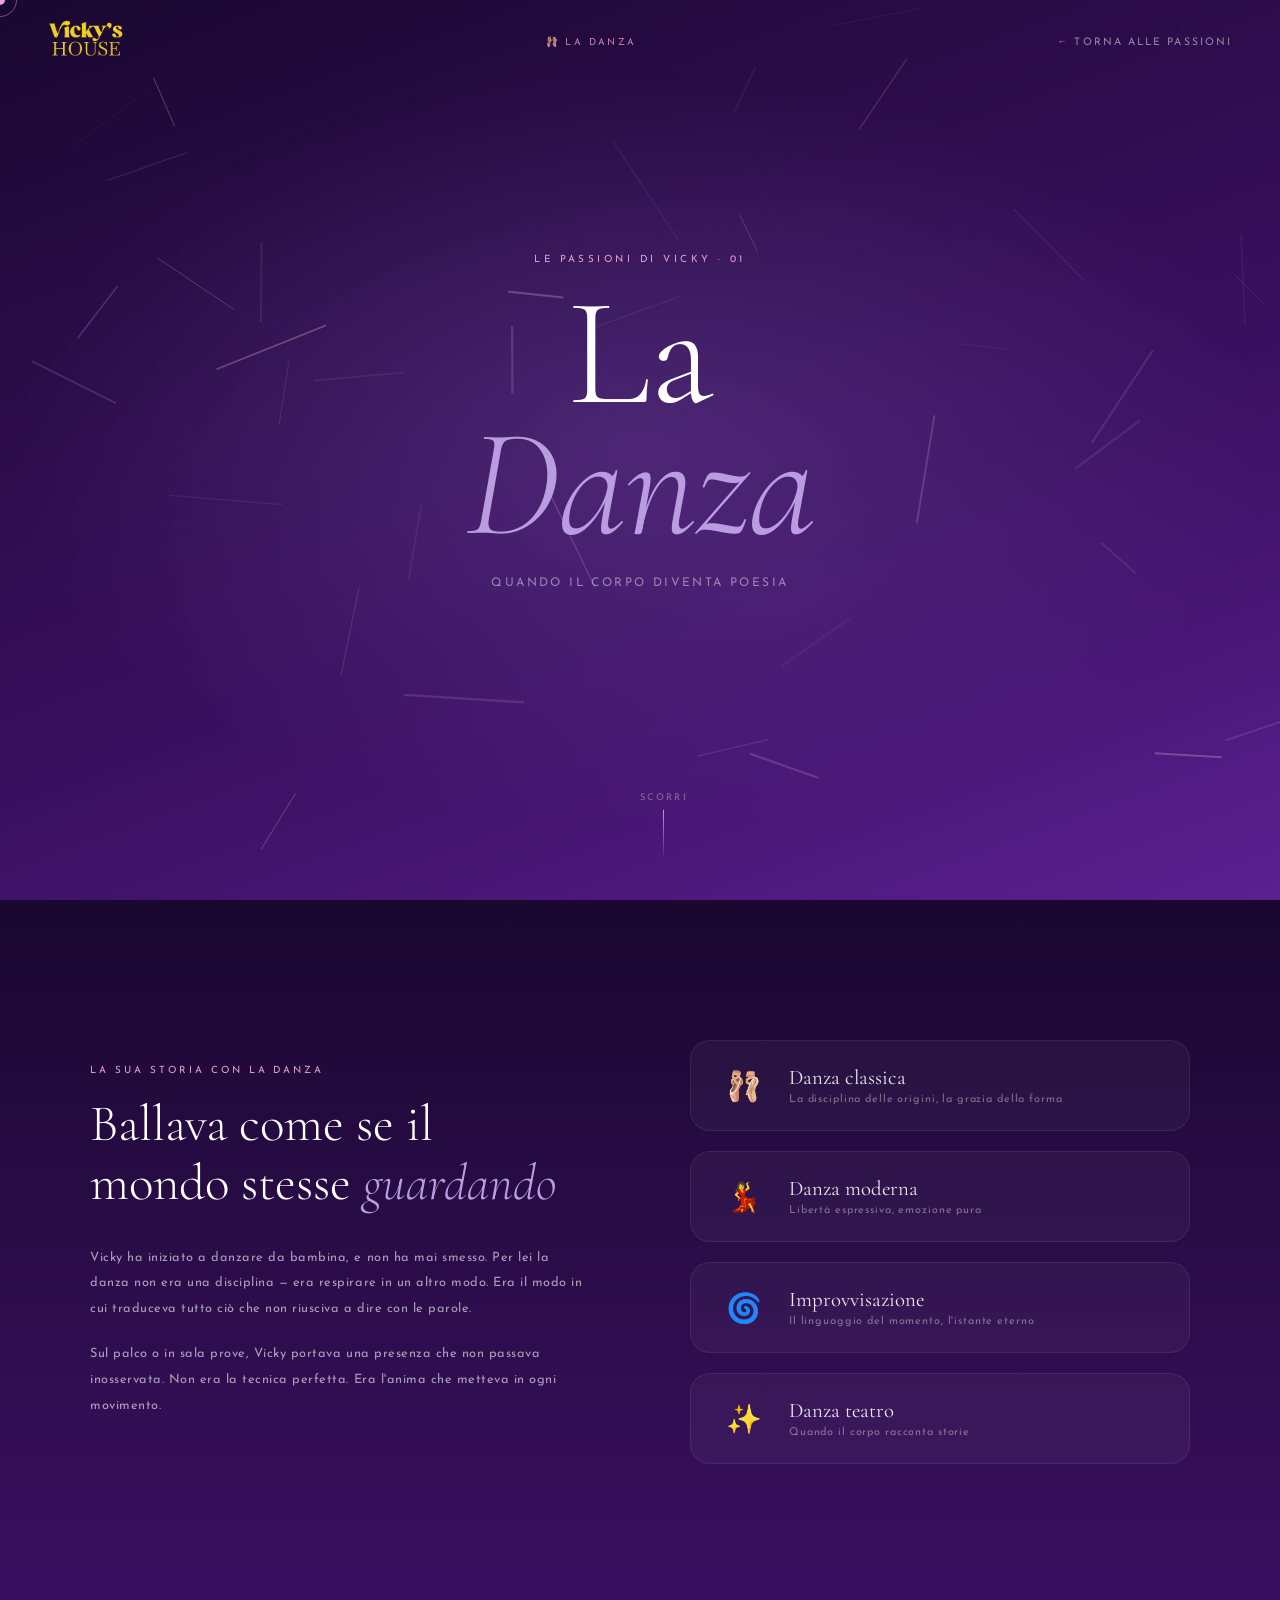
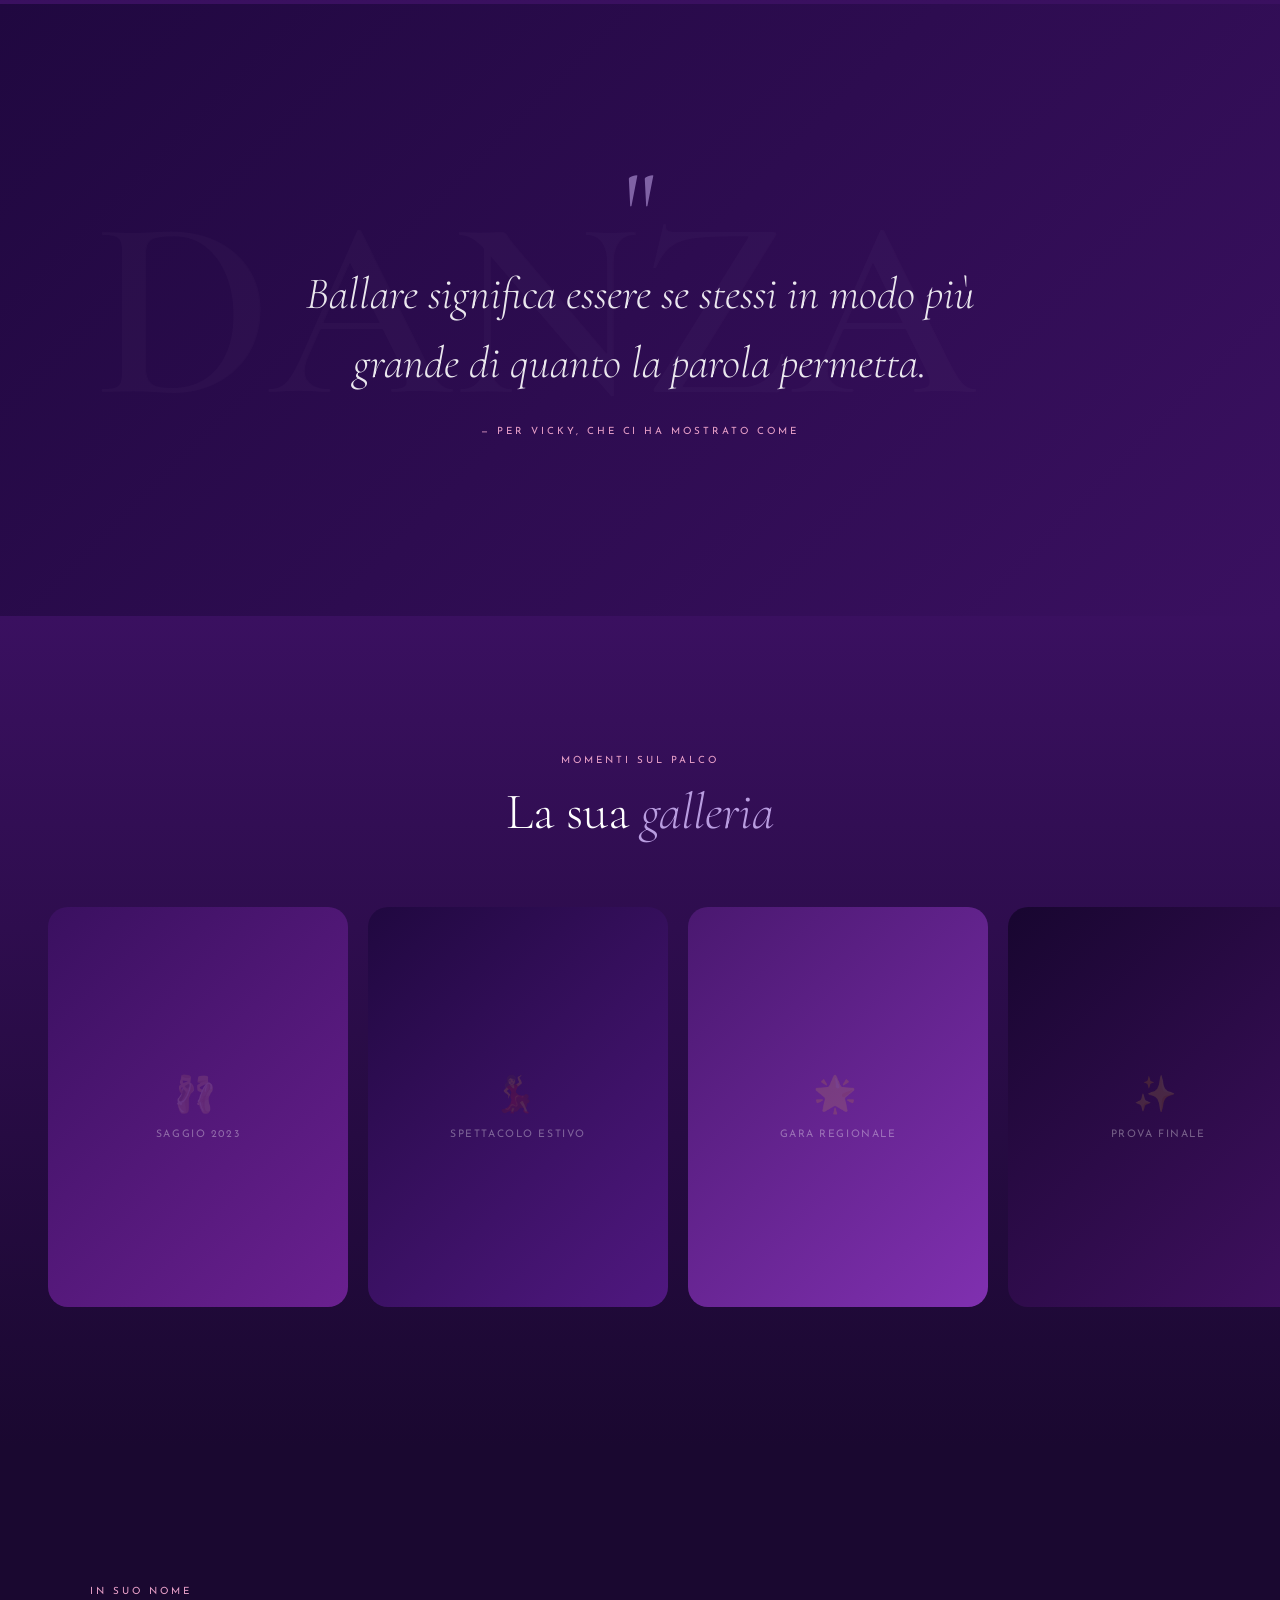
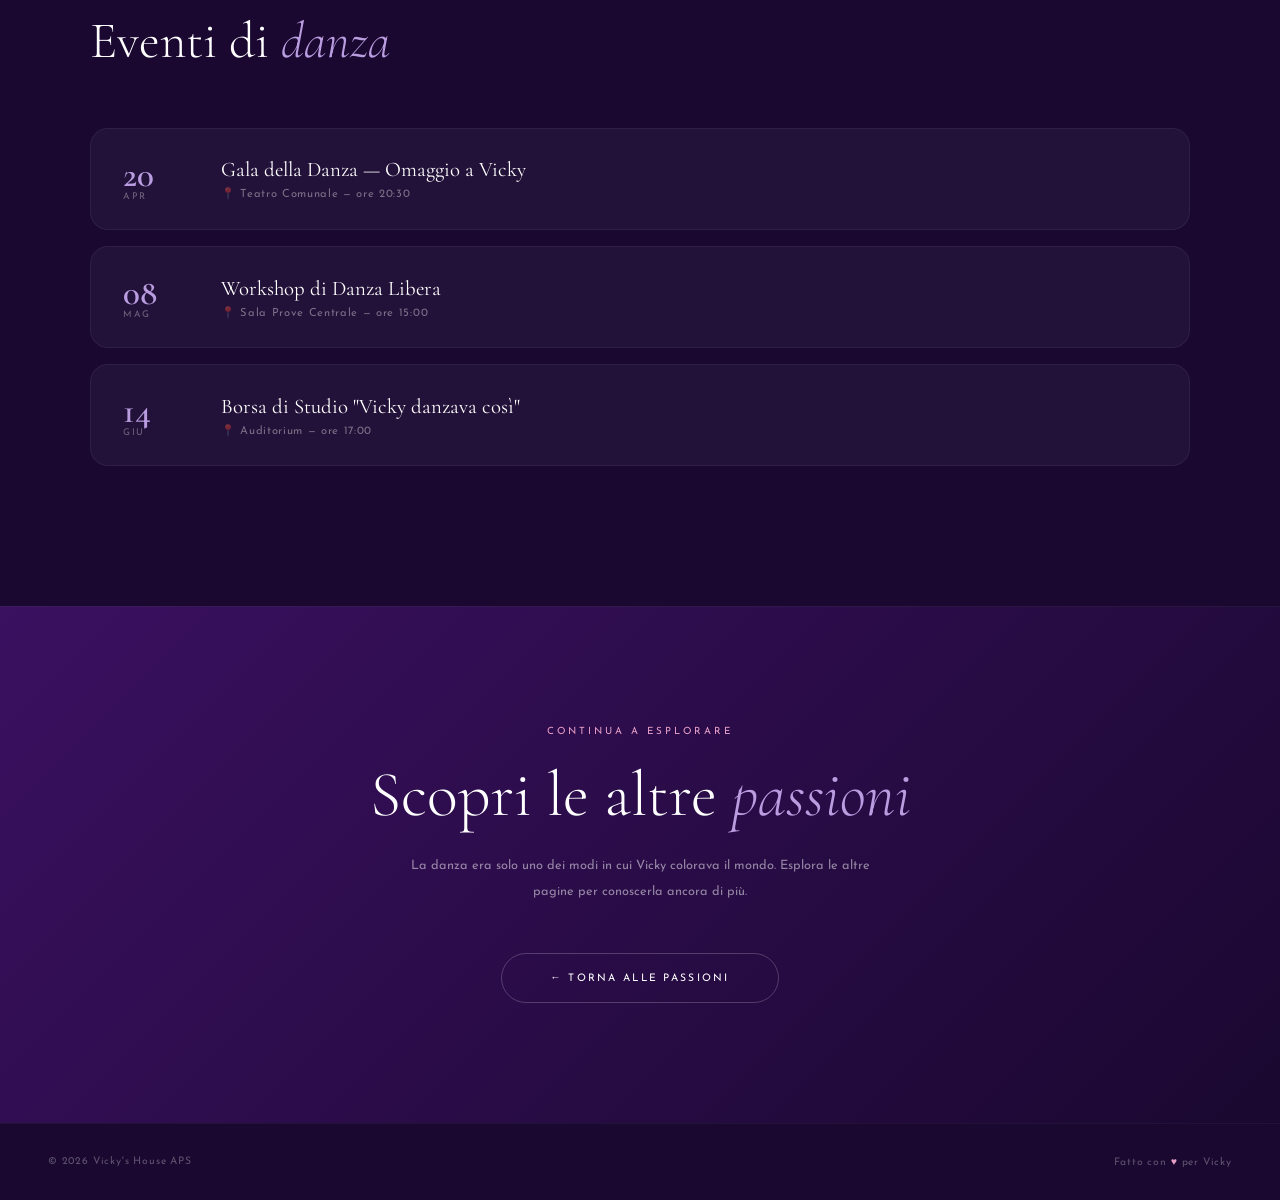
<file: danza.html>
<!DOCTYPE html>
<html lang="it">
<head>
<meta charset="UTF-8">
<meta name="viewport" content="width=device-width, initial-scale=1.0">
<title>La Danza — Vicky's House</title>
<link href="https://fonts.googleapis.com/css2?family=Cormorant+Garamond:ital,wght@0,300;0,400;0,600;1,300;1,400;1,600&family=Josefin+Sans:wght@100;200;300;400&display=swap" rel="stylesheet">
<style>
  :root {
    --lilla: #9470CE;
    --lilla-light: #b99de0;
    --lilla-dark: #6a4fa0;
    --yellow: #EFCF20;
    --yellow-dark: #c8ad10;
    --bg: #f0eaf8;
    --white: #faf8ff;
    --text: #2a1f42;
    --text-light: #5a4a7a;

    /* Danza accent */
    --d-rose: #e8a0c8;
    --d-rose-dark: #c0608a;
    --d-deep: #1a0830;
    --d-mid: #3a1060;
    --d-glow: rgba(196,160,255,0.6);
  }

  *, *::before, *::after { margin: 0; padding: 0; box-sizing: border-box; }
  html { scroll-behavior: smooth; overflow-x: hidden; }
  body { font-family: 'Josefin Sans', sans-serif; background: var(--d-deep); color: white; overflow-x: hidden; cursor: none; }

  /* CURSOR */
  .cursor { position: fixed; width: 10px; height: 10px; background: var(--d-rose); border-radius: 50%; pointer-events: none; z-index: 9999; transform: translate(-50%,-50%); mix-blend-mode: screen; transition: width .3s,height .3s,background .3s; }
  .cursor-ring { position: fixed; width: 34px; height: 34px; border: 1px solid var(--lilla-light); border-radius: 50%; pointer-events: none; z-index: 9998; transform: translate(-50%,-50%); transition: width .3s,height .3s,opacity .3s; opacity: .5; }
  .cursor.hover { width: 18px; height: 18px; }
  .cursor-ring.hover { width: 50px; height: 50px; opacity: .3; }

  /* PROGRESS */
  .progress-bar { position: fixed; top: 0; left: 0; height: 2px; background: linear-gradient(90deg, var(--lilla), var(--d-rose)); z-index: 2000; }

  /* NAV */
  nav { position: fixed; top: 0; left: 0; right: 0; z-index: 1000; padding: 20px 48px; display: flex; justify-content: space-between; align-items: center; transition: all .5s; }
  nav.scrolled { background: rgba(26,8,48,0.88); backdrop-filter: blur(20px); padding: 14px 48px; box-shadow: 0 4px 40px rgba(0,0,0,.3); }
  .nav-logo { font-family: 'Cormorant Garamond', serif; font-size: 1.4rem; font-weight: 600; color: rgba(255,255,255,.8); text-decoration: none; letter-spacing: .04em; }
  .nav-logo span { color: var(--yellow); }
  .nav-back { display: flex; align-items: center; gap: 10px; font-size: .65rem; letter-spacing: .2em; text-transform: uppercase; color: rgba(255,255,255,.5); text-decoration: none; transition: color .3s,gap .3s; }
  .nav-back:hover { color: var(--d-rose); gap: 16px; }
  .nav-passion-label { font-size: .6rem; letter-spacing: .25em; text-transform: uppercase; color: var(--d-rose); opacity: .8; }

  /* HERO */
  .hero { height: 100vh; position: relative; overflow: hidden; display: flex; align-items: center; justify-content: center; }
  #heroCanvas { position: absolute; inset: 0; }
  .hero-bg { position: absolute; inset: 0; background: radial-gradient(ellipse 70% 60% at 50% 50%, rgba(148,112,206,.25) 0%, transparent 70%), linear-gradient(160deg, var(--d-deep) 0%, var(--d-mid) 60%, #5a2090 100%); }
  .hero-content { position: relative; z-index: 2; text-align: center; max-width: 860px; padding: 0 32px; }
  .hero-eyebrow { font-size: .62rem; letter-spacing: .35em; text-transform: uppercase; color: var(--d-rose); margin-bottom: 24px; opacity: 0; transform: translateY(20px); animation: fadeUp .8s ease .3s forwards; }
  .hero-title { font-family: 'Cormorant Garamond', serif; font-size: clamp(5rem,12vw,11rem); font-weight: 300; line-height: .85; margin-bottom: 28px; opacity: 0; transform: translateY(30px); animation: fadeUp 1s ease .5s forwards; }
  .hero-title em { font-style: italic; color: var(--lilla-light); display: block; }
  .hero-subtitle { font-size: .75rem; letter-spacing: .2em; text-transform: uppercase; color: rgba(255,255,255,.45); margin-bottom: 56px; opacity: 0; transform: translateY(20px); animation: fadeUp .8s ease .8s forwards; }
  .hero-scroll { position: absolute; bottom: 40px; left: 50%; transform: translateX(-50%); display: flex; flex-direction: column; align-items: center; gap: 8px; opacity: 0; animation: fadeUp .8s ease 1.2s forwards; }
  .hero-scroll span { font-size: .58rem; letter-spacing: .25em; text-transform: uppercase; color: rgba(255,255,255,.35); }
  .scroll-line { width: 1px; height: 50px; background: linear-gradient(to bottom, var(--lilla-light), transparent); animation: pulse 2s ease infinite; }
  @keyframes pulse { 0%,100%{opacity:1;transform:scaleY(1)}50%{opacity:.4;transform:scaleY(.5)} }
  @keyframes fadeUp { to { opacity: 1; transform: translateY(0); } }

  /* SECTIONS */
  .reveal { opacity: 0; transform: translateY(40px); transition: opacity .8s ease, transform .8s ease; }
  .reveal.visible { opacity: 1; transform: translateY(0); }
  .reveal-left { opacity: 0; transform: translateX(-40px); transition: opacity .8s ease, transform .8s ease; }
  .reveal-left.visible { opacity: 1; transform: translateX(0); }
  .reveal-right { opacity: 0; transform: translateX(40px); transition: opacity .8s ease, transform .8s ease; }
  .reveal-right.visible { opacity: 1; transform: translateX(0); }

  /* SECTION INTRO */
  .intro { padding: 140px 48px; background: linear-gradient(180deg, var(--d-deep) 0%, var(--d-mid) 100%); }
  .intro-inner { max-width: 1100px; margin: 0 auto; display: grid; grid-template-columns: 1fr 1fr; gap: 100px; align-items: center; }
  .intro-text .section-label { font-size: .62rem; letter-spacing: .3em; text-transform: uppercase; color: var(--d-rose); display: block; margin-bottom: 20px; }
  .intro-text h2 { font-family: 'Cormorant Garamond', serif; font-size: clamp(2.4rem,4vw,3.8rem); font-weight: 300; line-height: 1.15; margin-bottom: 32px; }
  .intro-text h2 em { font-style: italic; color: var(--lilla-light); }
  .intro-text p { font-size: .8rem; line-height: 2; color: rgba(255,255,255,.6); letter-spacing: .04em; margin-bottom: 20px; }

  /* NEU DARK CARD */
  .dark-neu { background: rgba(255,255,255,.04); border: 1px solid rgba(255,255,255,.08); border-radius: 28px; backdrop-filter: blur(10px); }

  .intro-visual { display: flex; flex-direction: column; gap: 20px; }
  .style-tag { padding: 24px 28px; border-radius: 20px; display: flex; align-items: center; gap: 20px; background: rgba(255,255,255,.04); border: 1px solid rgba(255,255,255,.07); transition: all .4s ease; cursor: none; }
  .style-tag:hover { background: rgba(148,112,206,.15); border-color: rgba(148,112,206,.3); transform: translateX(8px); }
  .style-tag .icon { font-size: 1.8rem; width: 50px; text-align: center; }
  .style-tag .name { font-family: 'Cormorant Garamond', serif; font-size: 1.3rem; font-weight: 400; color: rgba(255,255,255,.9); display: block; }
  .style-tag .desc { font-size: .68rem; color: rgba(255,255,255,.4); letter-spacing: .08em; }

  /* PARALLAX QUOTE */
  .parallax-quote { padding: 180px 48px; position: relative; overflow: hidden; display: flex; align-items: center; justify-content: center; background: linear-gradient(135deg, #200840, var(--d-mid)); }
  .pq-bg { position: absolute; font-family: 'Cormorant Garamond', serif; font-size: 20vw; font-weight: 600; color: rgba(255,255,255,.025); white-space: nowrap; pointer-events: none; will-change: transform; }
  .pq-content { position: relative; z-index: 2; text-align: center; max-width: 720px; }
  .pq-mark { font-family: 'Cormorant Garamond', serif; font-size: 7rem; color: var(--lilla-light); line-height: .5; margin-bottom: 20px; display: block; opacity: .6; }
  .pq-text { font-family: 'Cormorant Garamond', serif; font-size: clamp(1.7rem,3.5vw,3rem); font-style: italic; font-weight: 300; color: rgba(255,255,255,.9); line-height: 1.55; margin-bottom: 28px; }
  .pq-author { font-size: .62rem; letter-spacing: .3em; text-transform: uppercase; color: var(--d-rose); }

  /* SCROLLYTELLING */
  .scrolly { height: 280vh; position: relative; }
  .scrolly-sticky { position: sticky; top: 0; height: 100vh; overflow: hidden; background: linear-gradient(160deg, var(--d-deep) 0%, #2a0850 100%); }
  .scrolly-step { position: absolute; inset: 0; display: flex; align-items: center; justify-content: center; padding: 0 48px; opacity: 0; transform: translateY(24px); transition: opacity .6s ease, transform .6s ease; }
  .scrolly-step.active { opacity: 1; transform: translateY(0); }
  .scrolly-inner { text-align: center; max-width: 680px; }
  .step-num { font-family: 'Cormorant Garamond', serif; font-size: 7rem; font-weight: 600; color: rgba(255,255,255,.04); line-height: 1; margin-bottom: -36px; }
  .step-title { font-family: 'Cormorant Garamond', serif; font-size: clamp(2rem,4vw,3.2rem); font-weight: 300; line-height: 1.2; margin-bottom: 20px; }
  .step-title em { font-style: italic; color: var(--lilla-light); }
  .step-body { font-size: .8rem; line-height: 2; color: rgba(255,255,255,.55); letter-spacing: .04em; }
  .step-emoji { font-size: 3rem; margin-bottom: 16px; display: block; }
  .scrolly-dots { position: absolute; bottom: 48px; left: 50%; transform: translateX(-50%); display: flex; gap: 10px; }
  .sdot { width: 6px; height: 6px; border-radius: 50%; background: rgba(255,255,255,.2); transition: all .3s; }
  .sdot.active { width: 24px; border-radius: 4px; background: var(--lilla-light); }

  /* GALLERY */
  .gallery-sec { padding: 140px 0; background: linear-gradient(180deg, var(--d-mid) 0%, var(--d-deep) 100%); overflow: hidden; }
  .gallery-head { text-align: center; margin-bottom: 64px; padding: 0 48px; }
  .gallery-head .section-label { font-size: .62rem; letter-spacing: .3em; text-transform: uppercase; color: var(--d-rose); display: block; margin-bottom: 16px; }
  .gallery-head h2 { font-family: 'Cormorant Garamond', serif; font-size: clamp(2.4rem,4vw,3.8rem); font-weight: 300; }
  .gallery-head h2 em { font-style: italic; color: var(--lilla-light); }
  .gallery-track { display: flex; gap: 20px; padding: 0 48px; }
  .g-item { flex-shrink: 0; width: 300px; height: 400px; border-radius: 20px; overflow: hidden; position: relative; transition: transform .4s ease; }
  .g-item:hover { transform: scale(1.04) translateY(-6px); }
  .g-placeholder { width: 100%; height: 100%; display: flex; flex-direction: column; align-items: center; justify-content: center; gap: 14px; }
  .g-ph1 { background: linear-gradient(135deg, #3a1060, #6a2090); }
  .g-ph2 { background: linear-gradient(135deg, #200840, #501880); }
  .g-ph3 { background: linear-gradient(135deg, #4a1870, #8030b0); }
  .g-ph4 { background: linear-gradient(135deg, #180630, #401060); }
  .g-ph5 { background: linear-gradient(135deg, #2a0850, #581890); }
  .g-placeholder .icon { font-size: 2.2rem; opacity: .4; }
  .g-placeholder span { font-size: .65rem; letter-spacing: .15em; text-transform: uppercase; color: rgba(255,255,255,.35); }
  .g-overlay { position: absolute; inset: 0; background: linear-gradient(to top, rgba(26,8,48,.8) 0%, transparent 55%); display: flex; align-items: flex-end; padding: 20px; opacity: 0; transition: opacity .4s; }
  .g-item:hover .g-overlay { opacity: 1; }
  .g-overlay span { font-size: .62rem; letter-spacing: .18em; text-transform: uppercase; color: rgba(255,255,255,.8); }

  /* EVENTS */
  .events-sec { padding: 140px 48px; background: var(--d-deep); }
  .events-inner { max-width: 1100px; margin: 0 auto; }
  .events-head { margin-bottom: 56px; }
  .events-head .section-label { font-size: .62rem; letter-spacing: .3em; text-transform: uppercase; color: var(--d-rose); display: block; margin-bottom: 14px; }
  .events-head h2 { font-family: 'Cormorant Garamond', serif; font-size: clamp(2.4rem,4vw,3.5rem); font-weight: 300; }
  .events-head h2 em { font-style: italic; color: var(--lilla-light); }
  .events-list { display: flex; flex-direction: column; gap: 16px; }
  .ev-card { display: grid; grid-template-columns: 70px 1fr; gap: 28px; align-items: center; padding: 28px 32px; border-radius: 18px; background: rgba(255,255,255,.04); border: 1px solid rgba(255,255,255,.06); text-decoration: none; color: inherit; transition: all .4s; opacity: 0; transform: translateX(-24px); }
  .ev-card.visible { opacity: 1; transform: translateX(0); }
  .ev-card:hover { background: rgba(148,112,206,.12); border-color: rgba(148,112,206,.25); transform: translateX(8px); }
  .ev-date .day { font-family: 'Cormorant Garamond', serif; font-size: 2.2rem; font-weight: 600; color: var(--lilla-light); line-height: 1; }
  .ev-date .month { font-size: .58rem; letter-spacing: .18em; text-transform: uppercase; color: rgba(255,255,255,.35); }
  .ev-info h3 { font-family: 'Cormorant Garamond', serif; font-size: 1.3rem; font-weight: 400; margin-bottom: 5px; }
  .ev-info p { font-size: .7rem; color: rgba(255,255,255,.4); letter-spacing: .06em; }

  /* FOOTER CTA */
  .footer-cta { padding: 120px 48px; text-align: center; background: linear-gradient(135deg, var(--d-mid) 0%, var(--d-deep) 100%); border-top: 1px solid rgba(255,255,255,.06); }
  .footer-cta .section-label { font-size: .62rem; letter-spacing: .3em; text-transform: uppercase; color: var(--d-rose); display: block; margin-bottom: 20px; }
  .footer-cta h2 { font-family: 'Cormorant Garamond', serif; font-size: clamp(2.4rem,5vw,4rem); font-weight: 300; margin-bottom: 20px; }
  .footer-cta h2 em { font-style: italic; color: var(--lilla-light); }
  .footer-cta p { font-size: .8rem; line-height: 2; color: rgba(255,255,255,.5); max-width: 500px; margin: 0 auto 48px; }
  .back-btn { display: inline-flex; align-items: center; gap: 12px; padding: 18px 48px; background: transparent; border: 1px solid rgba(255,255,255,.2); border-radius: 50px; color: white; text-decoration: none; font-size: .65rem; letter-spacing: .22em; text-transform: uppercase; transition: all .4s; }
  .back-btn:hover { background: rgba(148,112,206,.2); border-color: var(--lilla); gap: 18px; }

  /* MINI FOOTER */
  .mini-footer { padding: 32px 48px; background: var(--d-deep); display: flex; justify-content: space-between; align-items: center; border-top: 1px solid rgba(255,255,255,.04); }
  .mini-footer p { font-size: .65rem; letter-spacing: .08em; color: rgba(255,255,255,.3); }
  .mini-footer .heart { color: var(--d-rose); }

  @media (max-width: 900px) {
    .intro-inner { grid-template-columns: 1fr; gap: 56px; }
    nav { padding: 16px 24px; }
    nav.scrolled { padding: 12px 24px; }
  }
</style>
</head>
<body>

<div class="progress-bar" id="progressBar" style="width:0%"></div>
<div class="cursor" id="cursor"></div>
<div class="cursor-ring" id="cursorRing"></div>

<nav id="navbar">
  <a href="#" class="nav-logo"><img style="height: 37px;" src="logo.png" alt="Vicky's House"></a>
  <span class="nav-passion-label">🩰 La Danza</span>
  <a href="index.html#passioni" class="nav-back">← Torna alle passioni</a>
</nav>

<!-- HERO -->
<section class="hero">
  <div class="hero-bg"></div>
  <canvas id="heroCanvas"></canvas>
  <div class="hero-content">
    <p class="hero-eyebrow">Le passioni di Vicky · 01</p>
    <h1 class="hero-title">
      La<br><em>Danza</em>
    </h1>
    <p class="hero-subtitle">Quando il corpo diventa poesia</p>
  </div>
  <div class="hero-scroll">
    <span>Scorri</span>
    <div class="scroll-line"></div>
  </div>
</section>

<!-- INTRO -->
<section class="intro">
  <div class="intro-inner">
    <div class="intro-text reveal-left">
      <span class="section-label">La sua storia con la danza</span>
      <h2>Ballava come se il<br>mondo stesse <em>guardando</em></h2>
      <p>Vicky ha iniziato a danzare da bambina, e non ha mai smesso. Per lei la danza non era una disciplina — era respirare in un altro modo. Era il modo in cui traduceva tutto ciò che non riusciva a dire con le parole.</p>
      <p>Sul palco o in sala prove, Vicky portava una presenza che non passava inosservata. Non era la tecnica perfetta. Era l'anima che metteva in ogni movimento.</p>
    </div>
    <div class="intro-visual reveal-right">
      <div class="style-tag"><div class="icon">🩰</div><div><span class="name">Danza classica</span><span class="desc">La disciplina delle origini, la grazia della forma</span></div></div>
      <div class="style-tag"><div class="icon">💃</div><div><span class="name">Danza moderna</span><span class="desc">Libertà espressiva, emozione pura</span></div></div>
      <div class="style-tag"><div class="icon">🌀</div><div><span class="name">Improvvisazione</span><span class="desc">Il linguaggio del momento, l'istante eterno</span></div></div>
      <div class="style-tag"><div class="icon">✨</div><div><span class="name">Danza teatro</span><span class="desc">Quando il corpo racconta storie</span></div></div>
    </div>
  </div>
</section>

<!-- PARALLAX QUOTE -->
<div class="parallax-quote" id="pQuote">
  <div class="pq-bg" id="pqBg">DANZA</div>
  <div class="pq-content reveal">
    <span class="pq-mark">"</span>
    <p class="pq-text">Ballare significa essere se stessi in modo più grande di quanto la parola permetta.</p>
    <p class="pq-author">— Per Vicky, che ci ha mostrato come</p>
  </div>
</div>

<!-- SCROLLYTELLING 
<div class="scrolly" id="scrollyEl">
  <div class="scrolly-sticky">
    <div class="scrolly-step" id="ds0">
      <div class="scrolly-inner">
        <div class="step-num">01</div>
        <span class="step-emoji">🌱</span>
        <h2 class="step-title">I primi <em>passi</em></h2>
        <p class="step-body">Aveva cinque anni quando ha messo i primi calzettoni di danza. Da quel momento la sala prove è diventata la sua seconda casa — un posto dove le regole del mondo normale non esistevano.</p>
      </div>
    </div>
    <div class="scrolly-step" id="ds1">
      <div class="scrolly-inner">
        <div class="step-num">02</div>
        <span class="step-emoji">🎭</span>
        <h2 class="step-title">Il <em>palcoscenico</em></h2>
        <p class="step-body">Il primo saggio, le luci negli occhi, il silenzio del pubblico prima dell'applauso. Vicky non aveva paura del palco — il palco aveva paura di lei. La sua presenza riempiva ogni angolo.</p>
      </div>
    </div>
    <div class="scrolly-step" id="ds2">
      <div class="scrolly-inner">
        <div class="step-num">03</div>
        <span class="step-emoji">💫</span>
        <h2 class="step-title">Il suo <em>lascito</em></h2>
        <p class="step-body">Oggi, attraverso Vicky's House, organizziamo borse di studio per giovani danzatori e spettacoli in suo nome. La sua danza continua — in ogni corpo che si muove con quella stessa libertà.</p>
      </div>
    </div>
    <div class="scrolly-dots">
      <div class="sdot active" data-step="0"></div>
      <div class="sdot" data-step="1"></div>
      <div class="sdot" data-step="2"></div>
    </div>
  </div>
</div> -->

<!-- GALLERY -->
<section class="gallery-sec">
  <div class="gallery-head reveal">
    <span class="section-label">Momenti sul palco</span>
    <h2>La sua <em>galleria</em></h2>
  </div>
  <div class="gallery-track" id="galleryTrack">
    <div class="g-item"><div class="g-placeholder g-ph1"><span class="icon">🩰</span><span>Saggio 2023</span></div><div class="g-overlay"><span>Giugno 2023</span></div></div>
    <div class="g-item"><div class="g-placeholder g-ph2"><span class="icon">💃</span><span>Spettacolo Estivo</span></div><div class="g-overlay"><span>Luglio 2023</span></div></div>
    <div class="g-item"><div class="g-placeholder g-ph3"><span class="icon">🌟</span><span>Gara Regionale</span></div><div class="g-overlay"><span>Marzo 2022</span></div></div>
    <div class="g-item"><div class="g-placeholder g-ph4"><span class="icon">✨</span><span>Prova Finale</span></div><div class="g-overlay"><span>Maggio 2022</span></div></div>
    <div class="g-item"><div class="g-placeholder g-ph5"><span class="icon">🩰</span><span>Saggio Invernale</span></div><div class="g-overlay"><span>Dicembre 2021</span></div></div>
  </div>
</section>

<!-- EVENTI -->
<section class="events-sec">
  <div class="events-inner">
    <div class="events-head reveal">
      <span class="section-label">In suo nome</span>
      <h2>Eventi di <em>danza</em></h2>
    </div>
    <div class="events-list">
      <a href="#" class="ev-card"><div class="ev-date"><div class="day">20</div><div class="month">Apr</div></div><div class="ev-info"><h3>Gala della Danza — Omaggio a Vicky</h3><p>📍 Teatro Comunale — ore 20:30</p></div></a>
      <a href="#" class="ev-card"><div class="ev-date"><div class="day">08</div><div class="month">Mag</div></div><div class="ev-info"><h3>Workshop di Danza Libera</h3><p>📍 Sala Prove Centrale — ore 15:00</p></div></a>
      <a href="#" class="ev-card"><div class="ev-date"><div class="day">14</div><div class="month">Giu</div></div><div class="ev-info"><h3>Borsa di Studio "Vicky danzava così"</h3><p>📍 Auditorium — ore 17:00</p></div></a>
    </div>
  </div>
</section>

<!-- FOOTER CTA -->
<div class="footer-cta reveal">
  <span class="section-label">Continua a esplorare</span>
  <h2>Scopri le altre <em>passioni</em></h2>
  <p>La danza era solo uno dei modi in cui Vicky colorava il mondo. Esplora le altre pagine per conoscerla ancora di più.</p>
  <a href="index.html#passioni" class="back-btn">← Torna alle passioni</a>
</div>

<footer class="mini-footer">
  <p>© 2026 Vicky's House APS</p>
  <p>Fatto con <span class="heart">♥</span> per Vicky</p>
</footer>

<script>
// CURSOR
const cursor = document.getElementById('cursor'), ring = document.getElementById('cursorRing');
let mx=0,my=0,rx=0,ry=0;
document.addEventListener('mousemove',e=>{mx=e.clientX;my=e.clientY;cursor.style.left=mx+'px';cursor.style.top=my+'px';});
(function animRing(){rx+=(mx-rx)*.12;ry+=(my-ry)*.12;ring.style.left=rx+'px';ring.style.top=ry+'px';requestAnimationFrame(animRing);})();
document.querySelectorAll('a,button,.style-tag').forEach(el=>{
  el.addEventListener('mouseenter',()=>{cursor.classList.add('hover');ring.classList.add('hover');});
  el.addEventListener('mouseleave',()=>{cursor.classList.remove('hover');ring.classList.remove('hover');});
});

// PROGRESS
window.addEventListener('scroll',()=>{
  const h=document.documentElement;
  document.getElementById('progressBar').style.width=(h.scrollTop/(h.scrollHeight-h.clientHeight)*100)+'%';
  document.getElementById('navbar').classList.toggle('scrolled',window.scrollY>60);
});

// HERO CANVAS — ribbon particles
const hc=document.getElementById('heroCanvas'),hx=hc.getContext('2d');
let hw,hh;
function resizeH(){hw=hc.width=window.innerWidth;hh=hc.height=window.innerHeight;}
resizeH();window.addEventListener('resize',resizeH);

class Ribbon {
  constructor(){this.reset();}
  reset(){this.x=Math.random()*hw;this.y=hh+20;this.l=Math.random()*80+40;this.w=Math.random()*2+0.5;this.speed=Math.random()*0.8+0.3;this.angle=Math.random()*Math.PI*2;this.va=Math.random()*0.02-0.01;this.o=Math.random()*0.3+0.05;this.col=Math.random()<.5?`rgba(148,112,206,${this.o})`:`rgba(232,160,200,${this.o})`;}
  update(){this.y-=this.speed;this.angle+=this.va;if(this.y+this.l<0)this.reset();}
  draw(){hx.save();hx.translate(this.x,this.y);hx.rotate(this.angle);hx.beginPath();hx.moveTo(0,0);hx.lineTo(0,this.l);hx.strokeStyle=this.col;hx.lineWidth=this.w;hx.stroke();hx.restore();}
}
const ribbons=Array.from({length:40},()=>new Ribbon());
ribbons.forEach(r=>r.y=Math.random()*hh);
(function animH(){hx.clearRect(0,0,hw,hh);ribbons.forEach(r=>{r.update();r.draw();});requestAnimationFrame(animH);})();

// PARALLAX
const pqBg=document.getElementById('pqBg'),pq=document.getElementById('pQuote');
window.addEventListener('scroll',()=>{const r=pq.getBoundingClientRect(),p=-r.top/(r.height+hh);pqBg.style.transform=`translateX(${p*100}px)`;});

// REVEAL
const obs=new IntersectionObserver(es=>es.forEach(e=>{if(e.isIntersecting)e.target.classList.add('visible');}),{threshold:.15});
document.querySelectorAll('.reveal,.reveal-left,.reveal-right,.ev-card').forEach(el=>obs.observe(el));

// SCROLLYTELLING
const se=document.getElementById('scrollyEl');
const steps=document.querySelectorAll('.scrolly-step');
const dots=document.querySelectorAll('.sdot');
function updScrolly(){
  const r=se.getBoundingClientRect();
  const travel=se.offsetHeight-hh;
  if(travel<=0)return;
  const p=Math.max(0,Math.min(0.999,-r.top/travel));
  const i=Math.floor(p*steps.length);
  steps.forEach((s,j)=>s.classList.toggle('active',j===i));
  dots.forEach((d,j)=>d.classList.toggle('active',j===i));
}
window.addEventListener('scroll',updScrolly,{passive:true});
updScrolly();

// GALLERY DRAG
const track=document.getElementById('galleryTrack');
let gx=0,tgx=0;
window.addEventListener('scroll',()=>{const sec=document.querySelector('.gallery-sec');const r=sec.getBoundingClientRect();const p=Math.max(0,Math.min(1,-r.top/(sec.offsetHeight-hh*.5)));tgx=-p*(track.scrollWidth-track.parentElement.offsetWidth)*.6;});
(function animG(){gx+=(tgx-gx)*.08;track.style.transform=`translateX(${gx}px)`;requestAnimationFrame(animG);})();
</script>
</body>
</html>
</file>
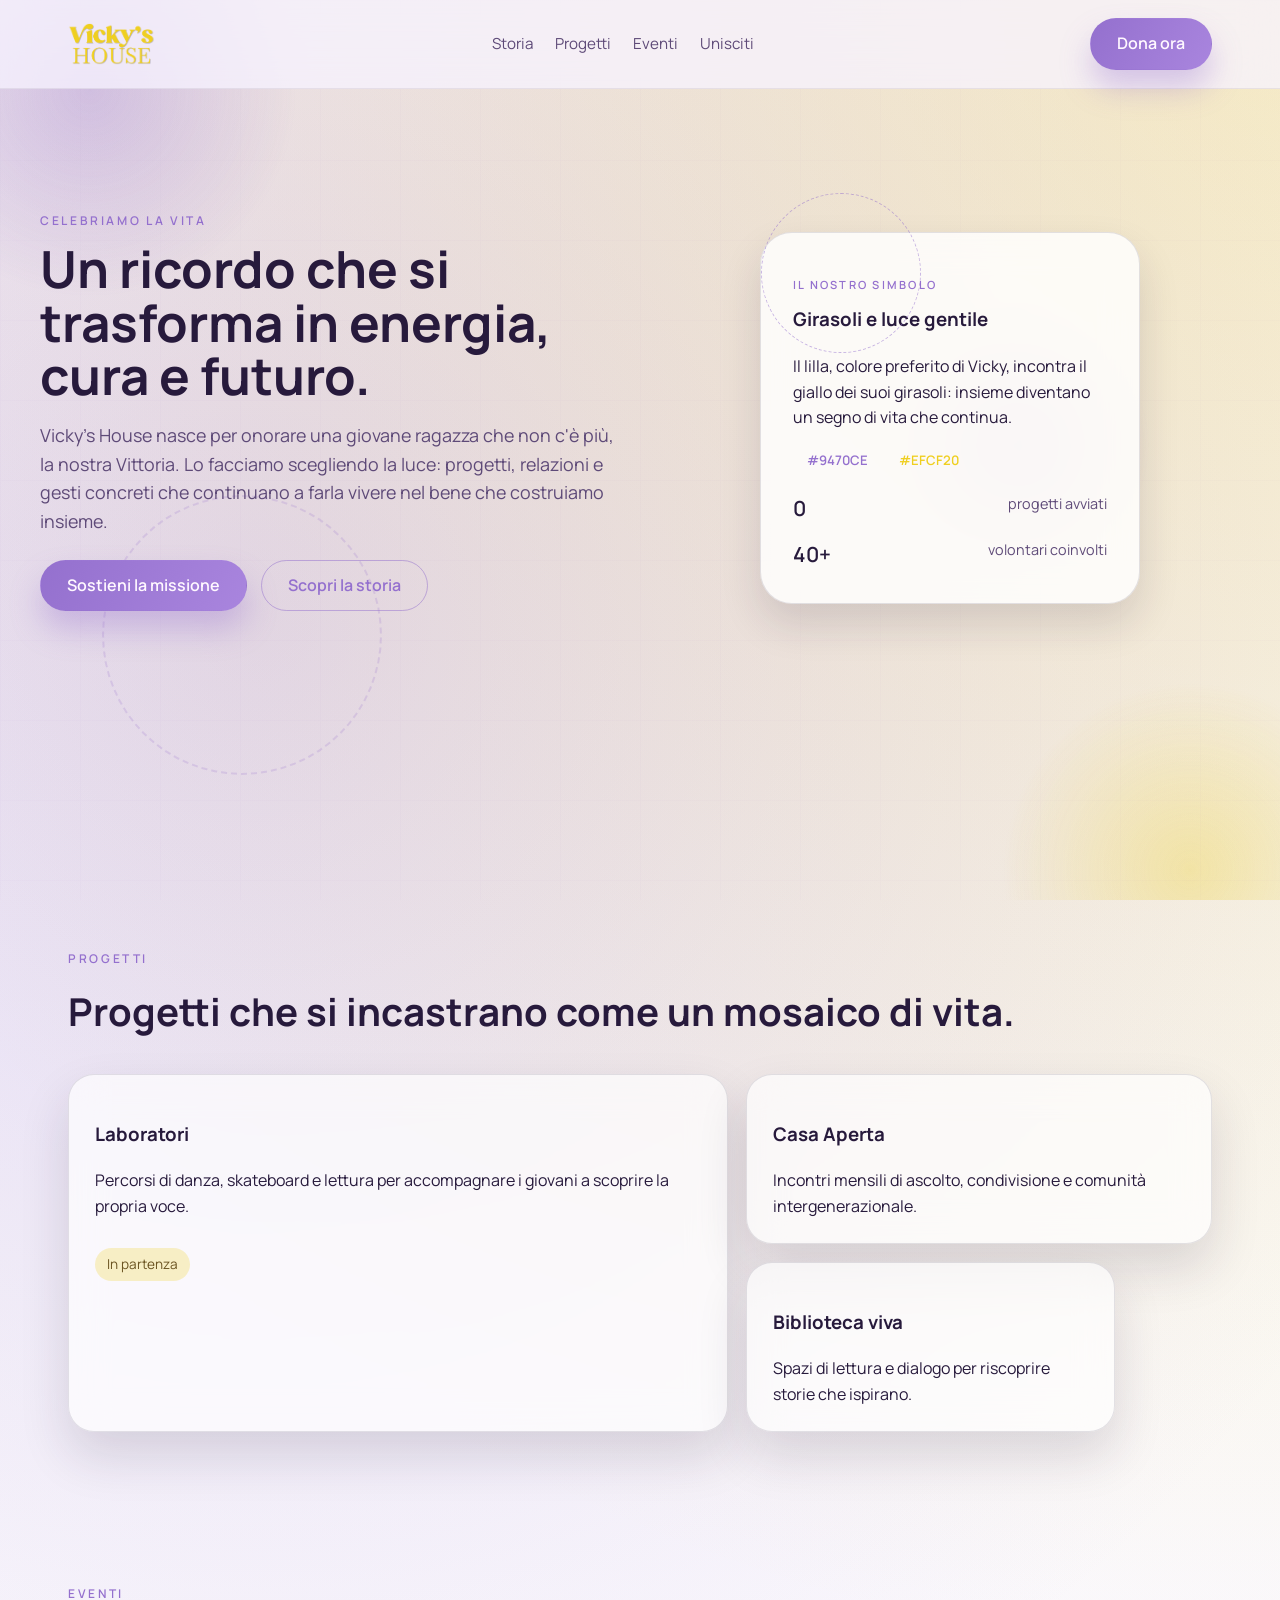
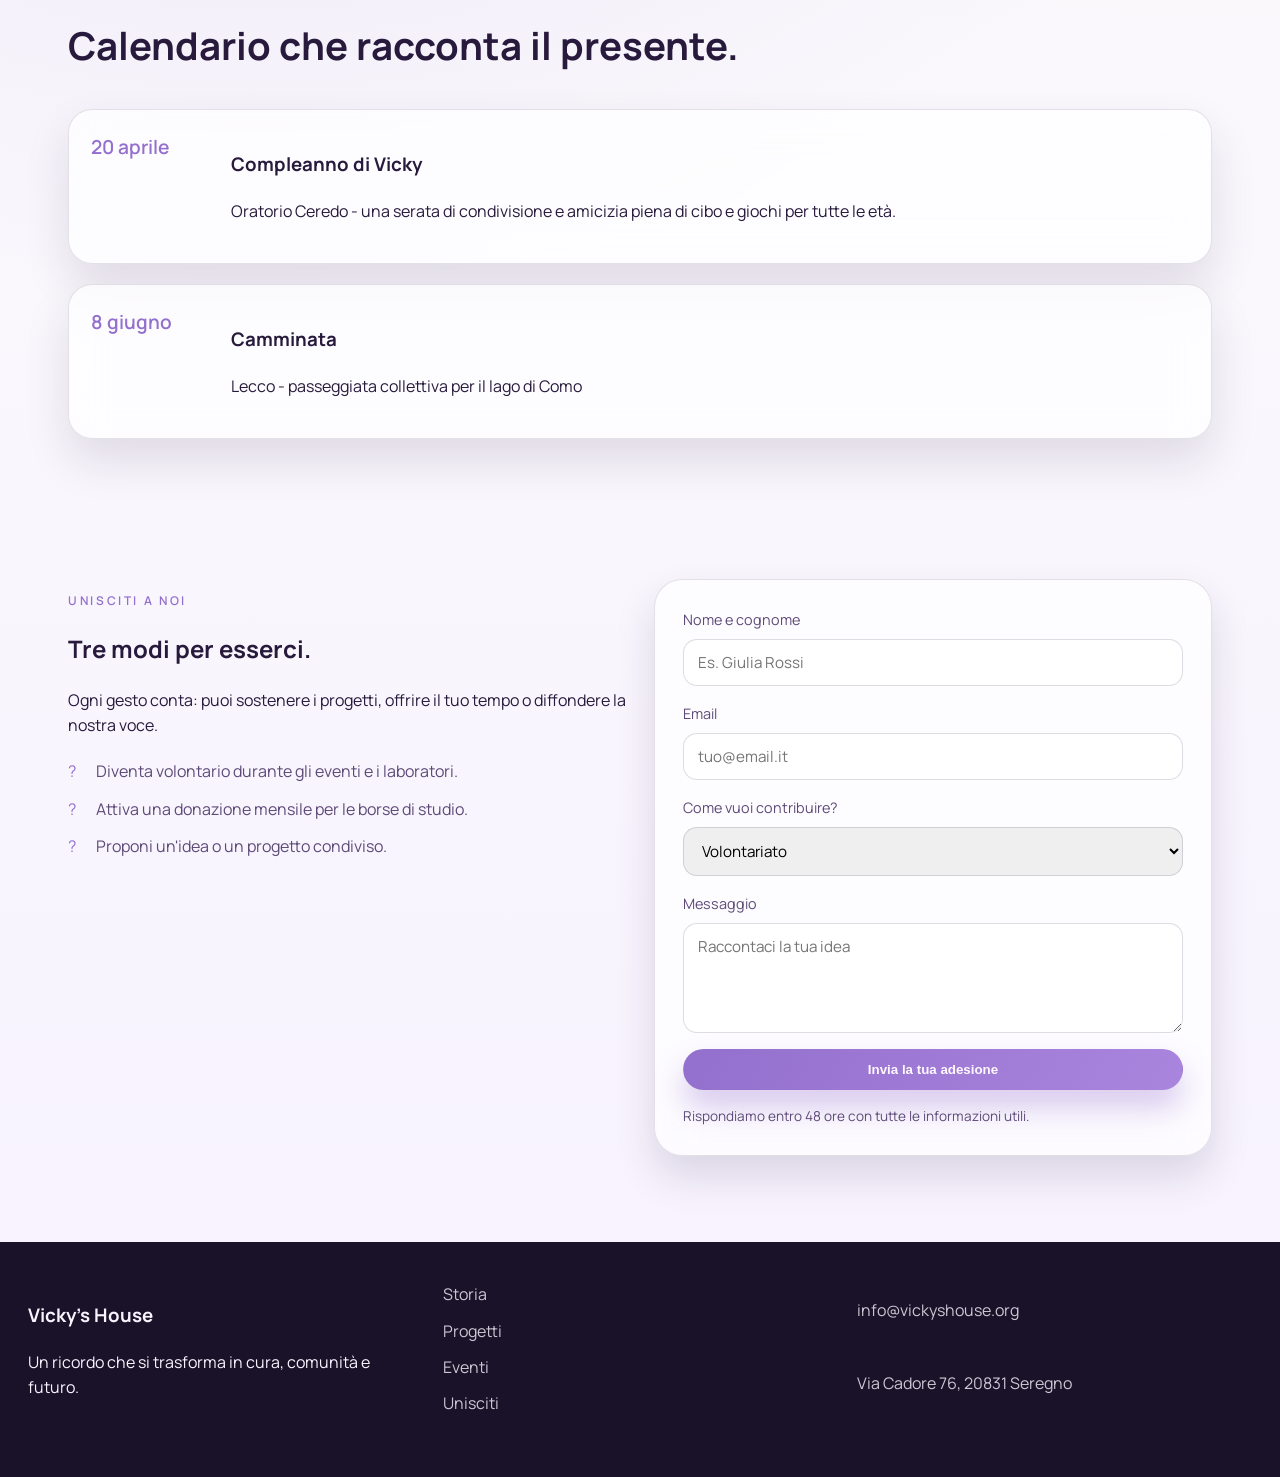
<file: indexFINALE.html>
<html lang="it">
	<head>
		<meta charset="utf-8" />
		<meta name="viewport" content="width=device-width, initial-scale=1" />
		<title>Vicky's House - Celebriamo la vita</title>
		<meta name="description" content="Vicky's House: un luogo di comunità dove si celebra la vita, la gentilezza e il futuro."/>
		<link rel="preconnect" href="https://fonts.googleapis.com" />
		<link rel="preconnect" href="https://fonts.gstatic.com" crossorigin />
		<link href="https://fonts.googleapis.com/css2?family=Manrope:wght@300;400;500;600;700&display=swap" rel="stylesheet"/>
		<link rel="stylesheet" href="stylesFINALE.css" />
	</head>
	<body>
		<div class="parallax" aria-hidden="true">
			<span class="parallax-layer orb orb--one" data-speed="0.12"></span>
			<span class="parallax-layer orb orb--two" data-speed="0.2"></span>
			<span class="parallax-layer orb orb--three" data-speed="0.16"></span>
			<span class="parallax-layer ring ring--one" data-speed="0.08"></span>
			<span class="parallax-layer grid grid--one" data-speed="0.04"></span>
		</div>
		<header class="site-header">
			<nav class="nav">
				<a class="logo" href="#top" aria-label="Vicky's House">
					<img class="logo-image" src="logo.png" alt="Logo Vicky's House" />
				</a>
				<div class="nav-links">
				  <a href="#storia">Storia</a>
				  <a href="#progetti">Progetti</a>
				  <a href="#calendario">Eventi</a>
				  <a href="#unisciti">Unisciti</a>
				</div>
				<div class="nav-actions">
					<a class="button button-primary" href="#unisciti">Dona ora</a>
				</div>
			</nav>
		</header>

		<main id="top">
			<section class="hero page-section" id="hero">
				<div class="hero-inner">
					<div class="hero-content reveal">
						<p class="eyebrow">Celebriamo la vita</p>
						<h1>Un ricordo che si trasforma in energia, cura e futuro.</h1>
						<p class="lead">
						  Vicky's House nasce per onorare una giovane ragazza che non c'è più, la nostra Vittoria. Lo facciamo
						  scegliendo la luce: progetti, relazioni e gesti concreti che continuano a farla
						  vivere nel bene che costruiamo insieme.
						</p>
						<div class="hero-actions">
						  <a class="button button-primary" href="#unisciti">Sostieni la missione</a>
						  <a class="button button-ghost" href="#storia">Scopri la storia</a>
						</div>
					</div>
					<div class="hero-visual reveal">
						<div class="tilt-scene">
							<div class="tilt-card glass strong" data-tilt>
								<div class="tilt-layer">
									<p class="card-kicker">Il nostro simbolo</p>
									<h3>Girasoli e luce gentile</h3>
									<p>
										Il lilla, colore preferito di Vicky, incontra il giallo dei suoi girasoli: insieme diventano un segno di vita che continua.
									</p>
									<div>
										<span class="chip">#9470CE</span>
										<span class="chip" style="color:#EFCF20">#EFCF20</span>
									</div>
									<div class="card-metrics">
										<div>
											<span class="metric">0</span>
											<span>progetti avviati</span>
										</div>
										<div>
											<span class="metric">40+</span>
											<span>volontari coinvolti</span>
										</div>
									</div>
								</div>
								<div class="card-orbit parallax" data-parallax data-speed="0.5"></div>
							</div>
						</div>
					</div>
				</div>
			</section>

			<section id="storia" class="scrolly page-section">
				<!-- cose cose cose -->
			</section>

			<section id="progetti" class="section page-section">
				<div class="section-heading reveal">
					<p class="eyebrow">Progetti</p>
					<h2>Progetti che si incastrano come un mosaico di vita.</h2>
				</div>
				<div class="bento-grid">
					<article class="bento-card span-7 row-2 reveal">
						<h3>Laboratori</h3>
						<p>
							Percorsi di danza, skateboard e lettura per accompagnare i giovani a scoprire la
							propria voce.
						</p>
						<span class="tag">In partenza</span>
					</article>
					<article class="bento-card span-5 reveal">
						<h3>Casa Aperta</h3>
						<p>Incontri mensili di ascolto, condivisione e comunità intergenerazionale.</p>
					</article>
					<article class="bento-card span-4 reveal">
						<h3>Biblioteca viva</h3>
						<p>Spazi di lettura e dialogo per riscoprire storie che ispirano.</p>
					</article>
				</div>
			</section>

			<section id="calendario" class="section page-section">
				<div class="section-heading reveal">
					<p class="eyebrow">Eventi</p>
					<h2>Calendario che racconta il presente.</h2>
				</div>
				<div class="timeline">
					<div class="timeline-item reveal">
						<div class="timeline-date">20 aprile</div>
						<div>
							<h3>Compleanno di Vicky</h3>
							<p>Oratorio Ceredo - una serata di condivisione e amicizia piena di cibo e giochi per tutte le età.</p>
						</div>
					</div>
					<div class="timeline-item reveal">
						<div class="timeline-date">8 giugno</div>
						<div>
							<h3>Camminata</h3>
							<p>Lecco - passeggiata collettiva per il lago di Como</p>
						</div>
					</div>
				</div>
			</section>

			<section id="unisciti" class="section page-section">
				<div class="join-content">
					<div class="reveal">
						<p class="eyebrow">Unisciti a noi</p>
							<h2>Tre modi per esserci.</h2>
						<p>
							Ogni gesto conta: puoi sostenere i progetti, offrire il tuo tempo o diffondere la
							nostra voce.
						</p>
						<ul class="join-list">
							<li>Diventa volontario durante gli eventi e i laboratori.</li>
							<li>Attiva una donazione mensile per le borse di studio.</li>
							<li>Proponi un'idea o un progetto condiviso.</li>
						</ul>
					</div>
					<form class="join-form glass reveal" aria-label="Contatto associazione">
						<label>
							Nome e cognome
							<input type="text" name="name" placeholder="Es. Giulia Rossi" required />
						</label>
						<label>
							Email
							<input type="email" name="email" placeholder="tuo@email.it" required />
						</label>
						<label>
							Come vuoi contribuire?
							<select name="role">
								<option>Volontariato</option>
								<option>Donazione</option>
								<option>Proposta progetto</option>
								<option>Altro</option>
							</select>
						</label>
						<label>
							Messaggio
							<textarea name="message" rows="4" placeholder="Raccontaci la tua idea"></textarea>
						</label>
						<button class="button button-primary" type="submit">Invia la tua adesione</button>
						<p class="form-note">Rispondiamo entro 48 ore con tutte le informazioni utili.</p>
					</form>
				</div>
			</section>
		</main>

		<footer class="site-footer">
			<div>
				<h3>Vicky's House</h3>
				<p>Un ricordo che si trasforma in cura, comunità e futuro.</p>
			</div>
			<div class="footer-links">
				<a href="#storia">Storia</a>
				<a href="#progetti">Progetti</a>
				<a href="#calendario">Eventi</a>
				<a href="#unisciti">Unisciti</a>
			</div>
			<div class="footer-contact">
				<p>info@vickyshouse.org</p>
				<p>Via Cadore 76, 20831 Seregno</p>
			</div>
		</footer>

		<script src="scriptFINALE.js"></script>
	</body>
</html>
</file>
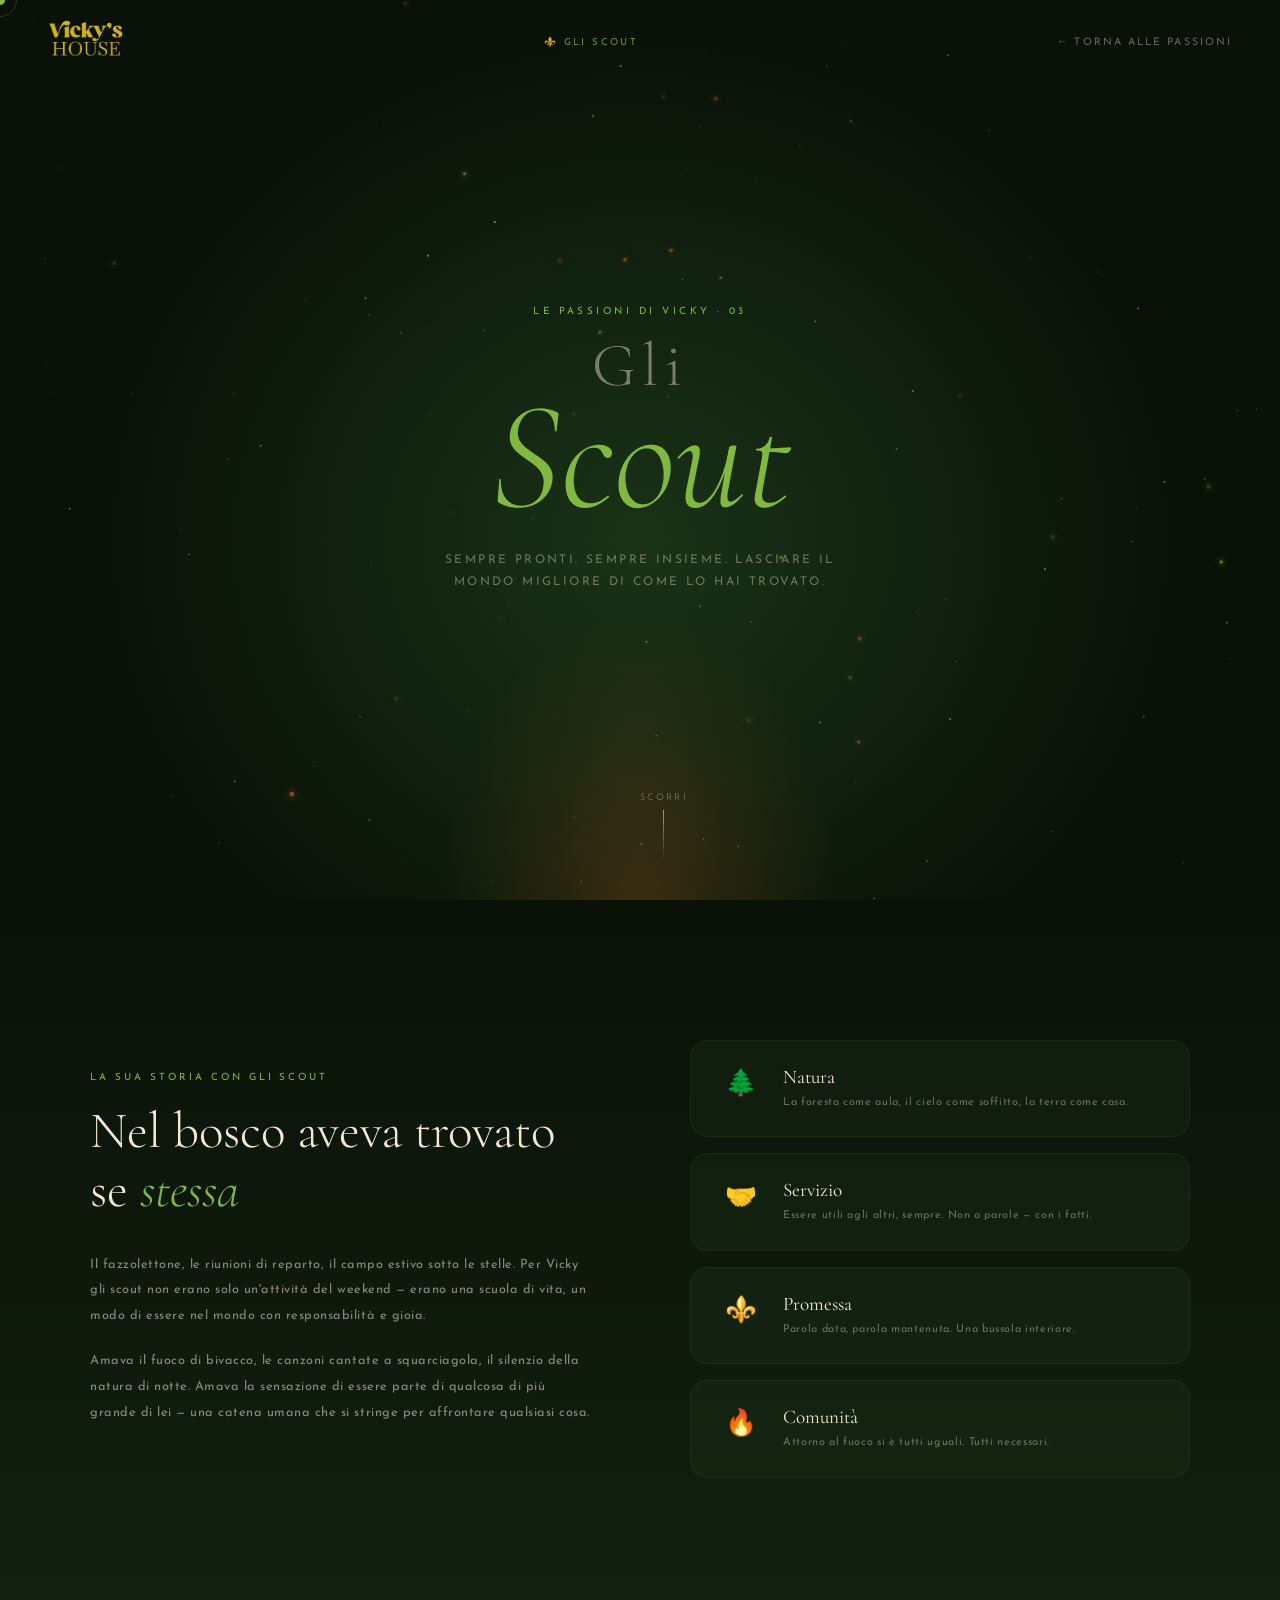
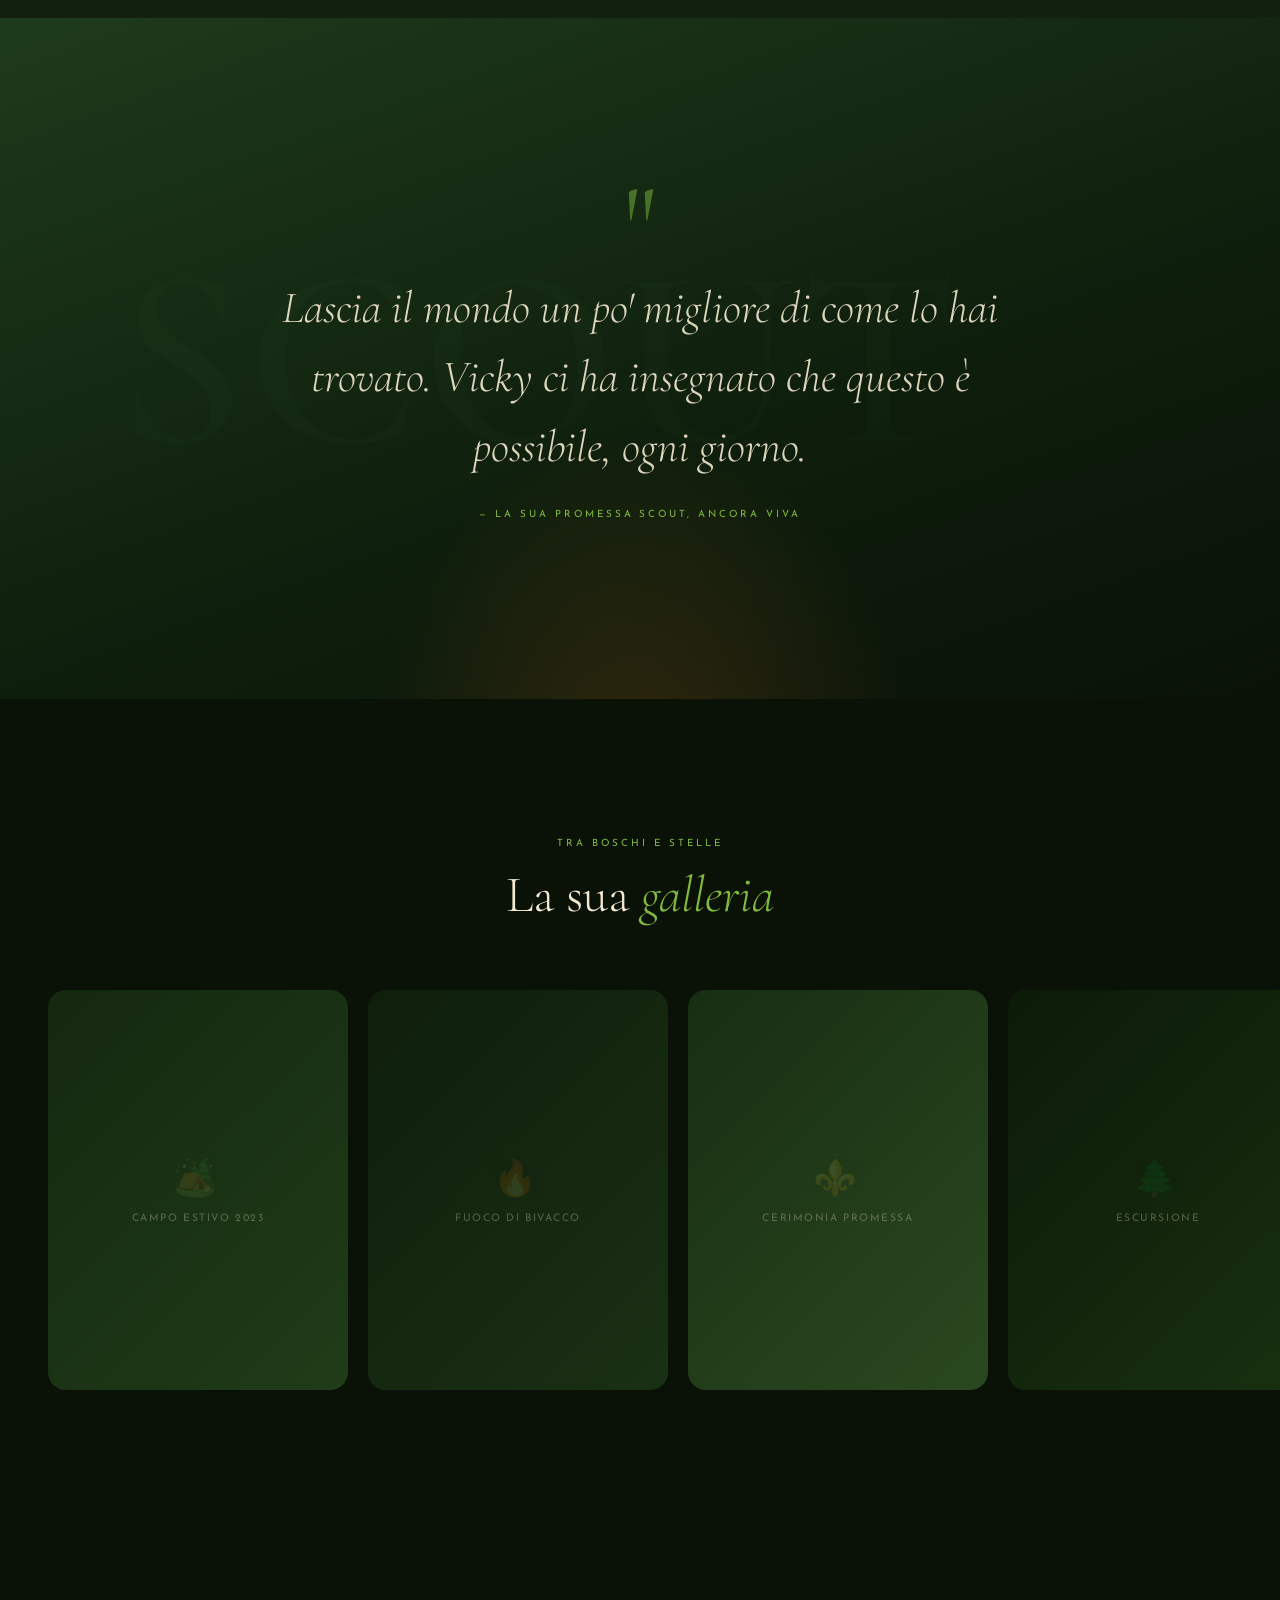
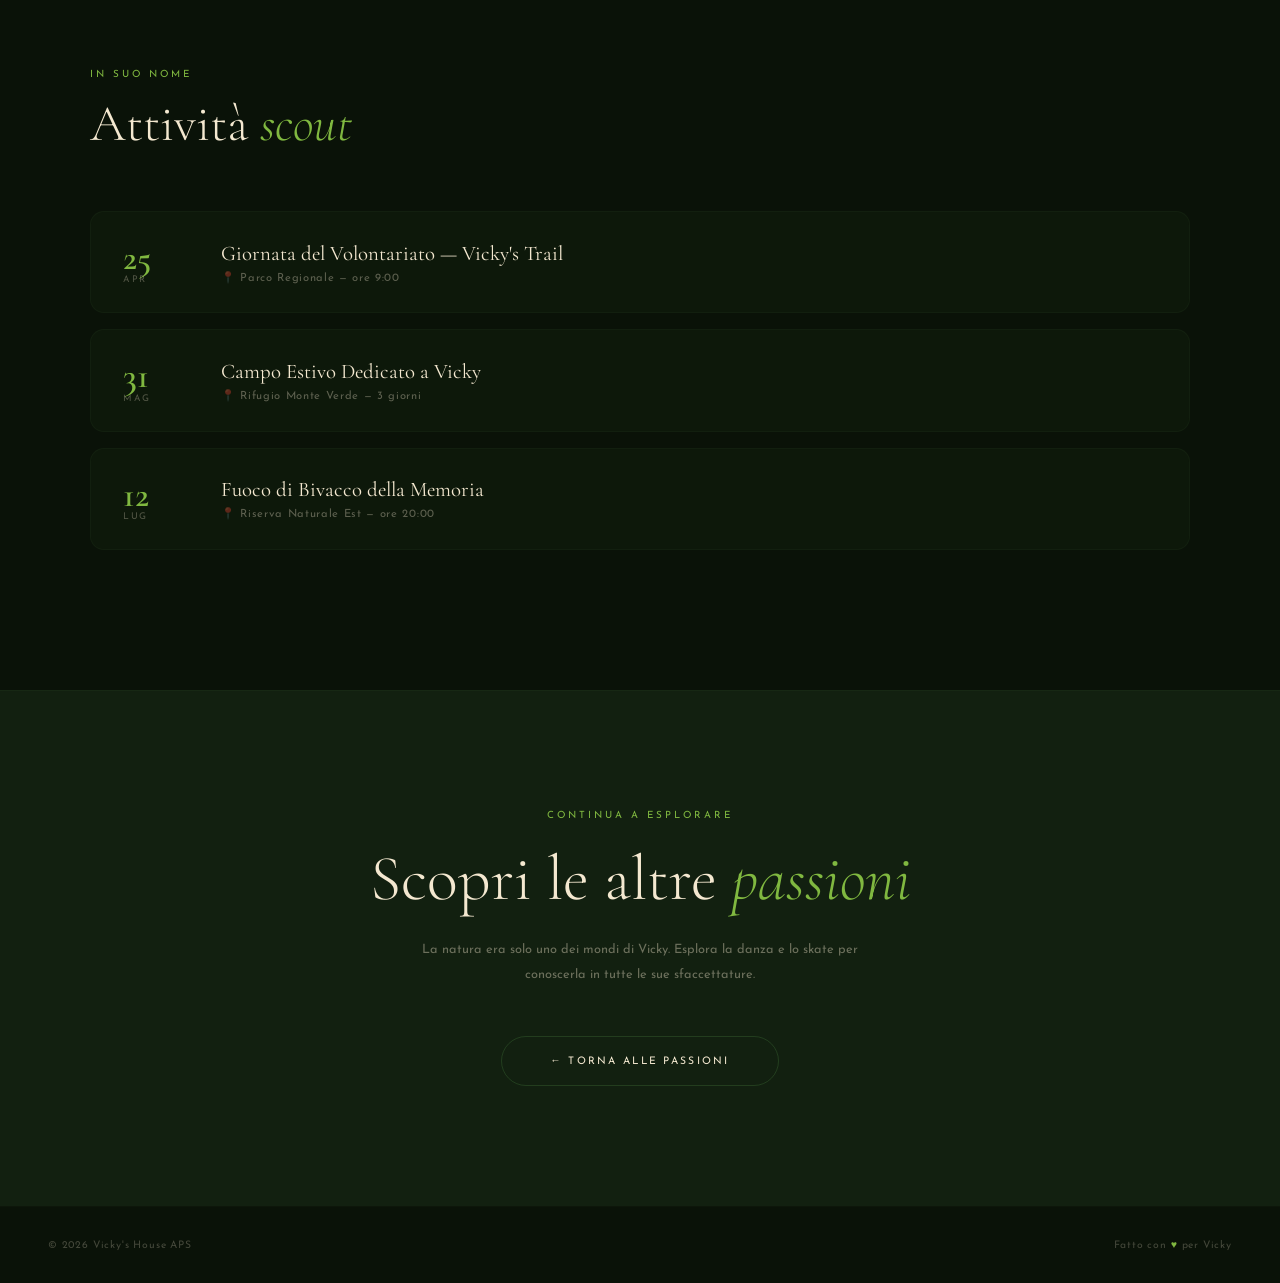
<file: scout.html>
<!DOCTYPE html>
<html lang="it">
<head>
<meta charset="UTF-8">
<meta name="viewport" content="width=device-width, initial-scale=1.0">
<title>Gli Scout — Vicky's House</title>
<link href="https://fonts.googleapis.com/css2?family=Cormorant+Garamond:ital,wght@0,300;0,400;0,600;1,300;1,400;1,600&family=Josefin+Sans:wght@100;200;300;400&display=swap" rel="stylesheet">
<style>
  :root {
    --lilla: #9470CE;
    --lilla-light: #b99de0;
    --yellow: #EFCF20;
    --yellow-dark: #c8ad10;

    /* Scout palette — nature, warmth, forest */
    --sc-dark:  #0a1208;
    --sc-mid:   #122010;
    --sc-forest:#1e3a1c;
    --sc-green: #4a8040;
    --sc-lime:  #80b840;
    --sc-earth: #8a6030;
    --sc-fire:  #e07020;
    --sc-cream: #f4e8d0;
  }

  *, *::before, *::after { margin: 0; padding: 0; box-sizing: border-box; }
  html { scroll-behavior: smooth; overflow-x: hidden; }
  body { font-family: 'Josefin Sans', sans-serif; background: var(--sc-dark); color: var(--sc-cream); overflow-x: hidden; cursor: none; }

  .cursor { position: fixed; width: 10px; height: 10px; background: var(--sc-lime); border-radius: 50%; pointer-events: none; z-index: 9999; transform: translate(-50%,-50%); mix-blend-mode: screen; transition: width .3s,height .3s; }
  .cursor-ring { position: fixed; width: 34px; height: 34px; border: 1px solid rgba(128,184,64,.5); border-radius: 50%; pointer-events: none; z-index: 9998; transform: translate(-50%,-50%); transition: width .3s,height .3s,opacity .3s; opacity: .5; }
  .cursor.hover { width: 18px; height: 18px; }
  .cursor-ring.hover { width: 50px; height: 50px; opacity: .3; }

  .progress-bar { position: fixed; top: 0; left: 0; height: 2px; background: linear-gradient(90deg, var(--sc-green), var(--sc-lime), var(--sc-fire)); z-index: 2000; }

  nav { position: fixed; top: 0; left: 0; right: 0; z-index: 1000; padding: 20px 48px; display: flex; justify-content: space-between; align-items: center; transition: all .5s; }
  nav.scrolled { background: rgba(10,18,8,0.92); backdrop-filter: blur(20px); padding: 14px 48px; border-bottom: 1px solid rgba(74,128,64,.12); }
  .nav-logo { font-family: 'Cormorant Garamond', serif; font-size: 1.4rem; font-weight: 600; color: var(--sc-cream); text-decoration: none; letter-spacing: .04em; opacity: .85; }
  .nav-logo span { color: var(--yellow); }
  .nav-passion-label { font-size: .6rem; letter-spacing: .25em; text-transform: uppercase; color: var(--sc-lime); opacity: .8; }
  .nav-back { display: flex; align-items: center; gap: 10px; font-size: .65rem; letter-spacing: .2em; text-transform: uppercase; color: rgba(244,232,208,.4); text-decoration: none; transition: color .3s,gap .3s; }
  .nav-back:hover { color: var(--sc-lime); gap: 16px; }

  @keyframes fadeUp { to { opacity: 1; transform: translateY(0); } }
  @keyframes flicker { 0%,100%{opacity:1}50%{opacity:.7}75%{opacity:.9} }
  @keyframes pulse { 0%,100%{opacity:1}50%{opacity:.4} }

  /* HERO — organic, nature-driven */
  .hero { height: 100vh; position: relative; overflow: hidden; display: flex; align-items: center; justify-content: center; }
  .hero-bg { position: absolute; inset: 0; background: radial-gradient(ellipse 60% 80% at 50% 60%, rgba(30,58,28,.8) 0%, var(--sc-dark) 70%); }
  #heroCanvas { position: absolute; inset: 0; }

  /* Campfire glow */
  .campfire-glow { position: absolute; bottom: 0; left: 50%; transform: translateX(-50%); width: 400px; height: 300px; background: radial-gradient(ellipse at bottom, rgba(224,112,32,.2) 0%, rgba(224,112,32,.08) 40%, transparent 70%); animation: flicker 3s ease infinite; pointer-events: none; }

  .hero-content { position: relative; z-index: 2; text-align: center; max-width: 820px; padding: 0 32px; }
  .hero-eyebrow { font-size: .62rem; letter-spacing: .35em; text-transform: uppercase; color: var(--sc-lime); margin-bottom: 24px; opacity: 0; transform: translateY(20px); animation: fadeUp .8s ease .3s forwards; }
  .hero-title { font-family: 'Cormorant Garamond', serif; font-size: clamp(5rem,12vw,11rem); font-weight: 300; line-height: .85; margin-bottom: 28px; opacity: 0; transform: translateY(30px); animation: fadeUp 1s ease .5s forwards; color: var(--sc-cream); }
  .hero-title .gli { display: block; font-size: .4em; letter-spacing: .1em; color: rgba(244,232,208,.45); font-style: normal; }
  .hero-title em { font-style: italic; color: var(--sc-lime); display: block; }
  .hero-subtitle { font-size: .75rem; letter-spacing: .2em; text-transform: uppercase; color: rgba(244,232,208,.4); max-width: 400px; margin: 0 auto 0; line-height: 1.8; opacity: 0; transform: translateY(20px); animation: fadeUp .8s ease .9s forwards; }
  .hero-scroll { position: absolute; bottom: 40px; left: 50%; transform: translateX(-50%); display: flex; flex-direction: column; align-items: center; gap: 8px; opacity: 0; animation: fadeUp .8s ease 1.2s forwards; }
  .hero-scroll span { font-size: .58rem; letter-spacing: .25em; text-transform: uppercase; color: rgba(244,232,208,.3); }
  .scroll-line { width: 1px; height: 50px; background: linear-gradient(to bottom, var(--sc-lime), transparent); animation: pulse 2s ease infinite; }

  /* REVEALS */
  .reveal { opacity: 0; transform: translateY(40px); transition: opacity .8s ease, transform .8s ease; }
  .reveal.visible { opacity: 1; transform: translateY(0); }
  .reveal-left { opacity: 0; transform: translateX(-40px); transition: opacity .8s ease, transform .8s ease; }
  .reveal-left.visible { opacity: 1; transform: translateX(0); }
  .reveal-right { opacity: 0; transform: translateX(40px); transition: opacity .8s ease, transform .8s ease; }
  .reveal-right.visible { opacity: 1; transform: translateX(0); }

  /* INTRO */
  .intro { padding: 140px 48px; background: linear-gradient(180deg, var(--sc-dark) 0%, var(--sc-mid) 100%); }
  .intro-inner { max-width: 1100px; margin: 0 auto; display: grid; grid-template-columns: 1fr 1fr; gap: 100px; align-items: center; }
  .intro-text .section-label { font-size: .62rem; letter-spacing: .3em; text-transform: uppercase; color: var(--sc-lime); display: block; margin-bottom: 20px; }
  .intro-text h2 { font-family: 'Cormorant Garamond', serif; font-size: clamp(2.4rem,4vw,3.8rem); font-weight: 300; line-height: 1.15; margin-bottom: 32px; color: var(--sc-cream); }
  .intro-text h2 em { font-style: italic; color: var(--sc-lime); }
  .intro-text p { font-size: .8rem; line-height: 2; color: rgba(244,232,208,.55); letter-spacing: .04em; margin-bottom: 20px; }

  /* VALUES GRID */
  .values-grid { display: flex; flex-direction: column; gap: 16px; }
  .value-item { padding: 24px 28px; border-radius: 18px; background: rgba(74,128,64,.08); border: 1px solid rgba(74,128,64,.14); display: flex; align-items: flex-start; gap: 20px; transition: all .4s; cursor: none; }
  .value-item:hover { background: rgba(74,128,64,.15); border-color: rgba(74,128,64,.3); transform: translateX(8px); }
  .value-icon { font-size: 1.6rem; width: 44px; text-align: center; flex-shrink: 0; margin-top: 2px; }
  .value-name { font-family: 'Cormorant Garamond', serif; font-size: 1.2rem; font-weight: 400; color: var(--sc-cream); display: block; margin-bottom: 4px; }
  .value-desc { font-size: .68rem; color: rgba(244,232,208,.4); letter-spacing: .06em; line-height: 1.7; }

  /* QUOTE — campfire */
  .parallax-quote { padding: 180px 48px; position: relative; overflow: hidden; display: flex; align-items: center; justify-content: center; }
  .pq-bg-layer { position: absolute; inset: 0; background: linear-gradient(160deg, var(--sc-forest) 0%, #0e1e0c 60%, var(--sc-dark) 100%); }
  .pq-fire-glow { position: absolute; bottom: -100px; left: 50%; transform: translateX(-50%); width: 600px; height: 400px; background: radial-gradient(ellipse at bottom, rgba(224,112,32,.18) 0%, transparent 65%); animation: flicker 4s ease infinite; pointer-events: none; }
  .pq-bg-text { position: absolute; font-family: 'Cormorant Garamond', serif; font-size: 20vw; font-weight: 600; color: rgba(74,128,64,.04); white-space: nowrap; pointer-events: none; will-change: transform; }
  .pq-content { position: relative; z-index: 2; text-align: center; max-width: 720px; }
  .pq-mark { font-family: 'Cormorant Garamond', serif; font-size: 7rem; color: var(--sc-lime); line-height: .5; margin-bottom: 20px; display: block; opacity: .5; }
  .pq-text { font-family: 'Cormorant Garamond', serif; font-size: clamp(1.8rem,3.5vw,3rem); font-style: italic; font-weight: 300; color: var(--sc-cream); line-height: 1.55; margin-bottom: 28px; opacity: .9; }
  .pq-author { font-size: .62rem; letter-spacing: .3em; text-transform: uppercase; color: var(--sc-lime); }

  /* SCROLLYTELLING */
  .scrolly { height: 280vh; position: relative; }
  .scrolly-sticky { position: sticky; top: 0; height: 100vh; overflow: hidden; }
  .s-bg { position: absolute; inset: 0; background: linear-gradient(160deg, var(--sc-mid) 0%, #0a1206 100%); }
  .scrolly-step { position: absolute; inset: 0; display: flex; align-items: center; justify-content: center; padding: 0 48px; opacity: 0; transform: translateY(24px); transition: opacity .6s ease, transform .6s ease; }
  .scrolly-step.active { opacity: 1; transform: translateY(0); }
  .scrolly-inner { text-align: center; max-width: 680px; }
  .step-num { font-family: 'Cormorant Garamond', serif; font-size: 7rem; font-weight: 600; color: rgba(74,128,64,.06); line-height: 1; margin-bottom: -36px; }
  .step-title { font-family: 'Cormorant Garamond', serif; font-size: clamp(2rem,4vw,3.2rem); font-weight: 300; line-height: 1.2; margin-bottom: 20px; color: var(--sc-cream); }
  .step-title em { font-style: italic; color: var(--sc-lime); }
  .step-body { font-size: .8rem; line-height: 2; color: rgba(244,232,208,.5); letter-spacing: .04em; }
  .step-emoji { font-size: 3rem; margin-bottom: 16px; display: block; }
  .scrolly-dots { position: absolute; bottom: 48px; left: 50%; transform: translateX(-50%); display: flex; gap: 10px; }
  .sdot { width: 6px; height: 6px; border-radius: 50%; background: rgba(244,232,208,.15); transition: all .3s; }
  .sdot.active { width: 24px; border-radius: 4px; background: var(--sc-lime); }

  /* GALLERY */
  .gallery-sec { padding: 140px 0; background: var(--sc-dark); overflow: hidden; }
  .gallery-head { text-align: center; margin-bottom: 64px; padding: 0 48px; }
  .gallery-head .section-label { font-size: .62rem; letter-spacing: .3em; text-transform: uppercase; color: var(--sc-lime); display: block; margin-bottom: 16px; }
  .gallery-head h2 { font-family: 'Cormorant Garamond', serif; font-size: clamp(2.4rem,4vw,3.8rem); font-weight: 300; color: var(--sc-cream); }
  .gallery-head h2 em { font-style: italic; color: var(--sc-lime); }
  .gallery-track { display: flex; gap: 20px; padding: 0 48px; }
  .g-item { flex-shrink: 0; width: 300px; height: 400px; border-radius: 18px; overflow: hidden; position: relative; transition: transform .4s ease; }
  .g-item:hover { transform: scale(1.04) translateY(-6px); }
  .g-placeholder { width: 100%; height: 100%; display: flex; flex-direction: column; align-items: center; justify-content: center; gap: 14px; }
  .g-ph1 { background: linear-gradient(135deg, #142810, #203c18); }
  .g-ph2 { background: linear-gradient(135deg, #0e1e0a, #1a3014); }
  .g-ph3 { background: linear-gradient(135deg, #182e12, #2a4820); }
  .g-ph4 { background: linear-gradient(135deg, #0c1a08, #183010); }
  .g-ph5 { background: linear-gradient(135deg, #162a10, #244018); }
  .g-placeholder .icon { font-size: 2.2rem; opacity: .4; }
  .g-placeholder span { font-size: .65rem; letter-spacing: .15em; text-transform: uppercase; color: rgba(244,232,208,.3); }
  .g-overlay { position: absolute; inset: 0; background: linear-gradient(to top, rgba(10,18,8,.85) 0%, transparent 55%); display: flex; align-items: flex-end; padding: 20px; opacity: 0; transition: opacity .4s; }
  .g-item:hover .g-overlay { opacity: 1; }
  .g-overlay span { font-size: .62rem; letter-spacing: .18em; text-transform: uppercase; color: rgba(244,232,208,.75); }

  /* CAMP VALUES */
  .camp-law { padding: 120px 48px; background: linear-gradient(135deg, var(--sc-mid) 0%, var(--sc-forest) 100%); }
  .camp-law-inner { max-width: 1100px; margin: 0 auto; }
  .camp-law-head { text-align: center; margin-bottom: 64px; }
  .camp-law-head .section-label { font-size: .62rem; letter-spacing: .3em; text-transform: uppercase; color: var(--sc-lime); display: block; margin-bottom: 16px; }
  .camp-law-head h2 { font-family: 'Cormorant Garamond', serif; font-size: clamp(2.2rem,4vw,3.5rem); font-weight: 300; color: var(--sc-cream); }
  .camp-law-head h2 em { font-style: italic; color: var(--sc-lime); }
  .law-grid { display: grid; grid-template-columns: repeat(3,1fr); gap: 20px; }
  .law-item { padding: 32px 28px; border-radius: 20px; background: rgba(0,0,0,.2); border: 1px solid rgba(74,128,64,.12); text-align: center; transition: all .4s; opacity: 0; transform: translateY(30px); }
  .law-item.visible { opacity: 1; transform: translateY(0); }
  .law-item:hover { background: rgba(74,128,64,.12); border-color: rgba(74,128,64,.25); transform: translateY(-6px); }
  .law-num { font-family: 'Cormorant Garamond', serif; font-size: 3.5rem; font-weight: 600; color: rgba(128,184,64,.1); line-height: 1; margin-bottom: -16px; }
  .law-word { font-family: 'Cormorant Garamond', serif; font-size: 1.4rem; font-weight: 400; color: var(--sc-cream); margin-bottom: 10px; }
  .law-desc { font-size: .68rem; color: rgba(244,232,208,.38); letter-spacing: .06em; line-height: 1.7; }

  /* EVENTS */
  .events-sec { padding: 140px 48px; background: var(--sc-dark); }
  .events-inner { max-width: 1100px; margin: 0 auto; }
  .events-head { margin-bottom: 56px; }
  .events-head .section-label { font-size: .62rem; letter-spacing: .3em; text-transform: uppercase; color: var(--sc-lime); display: block; margin-bottom: 14px; }
  .events-head h2 { font-family: 'Cormorant Garamond', serif; font-size: clamp(2.4rem,4vw,3.5rem); font-weight: 300; color: var(--sc-cream); }
  .events-head h2 em { font-style: italic; color: var(--sc-lime); }
  .events-list { display: flex; flex-direction: column; gap: 16px; }
  .ev-card { display: grid; grid-template-columns: 70px 1fr; gap: 28px; align-items: center; padding: 28px 32px; border-radius: 14px; background: rgba(74,128,64,.05); border: 1px solid rgba(74,128,64,.08); text-decoration: none; color: inherit; transition: all .4s; opacity: 0; transform: translateX(-24px); }
  .ev-card.visible { opacity: 1; transform: translateX(0); }
  .ev-card:hover { background: rgba(74,128,64,.12); border-color: rgba(74,128,64,.22); transform: translateX(8px); }
  .ev-date .day { font-family: 'Cormorant Garamond', serif; font-size: 2.2rem; font-weight: 600; color: var(--sc-lime); line-height: 1; }
  .ev-date .month { font-size: .58rem; letter-spacing: .18em; text-transform: uppercase; color: rgba(244,232,208,.3); }
  .ev-info h3 { font-family: 'Cormorant Garamond', serif; font-size: 1.3rem; font-weight: 400; margin-bottom: 5px; color: var(--sc-cream); }
  .ev-info p { font-size: .7rem; color: rgba(244,232,208,.35); letter-spacing: .06em; }

  /* FOOTER */
  .footer-cta { padding: 120px 48px; text-align: center; background: var(--sc-mid); border-top: 1px solid rgba(74,128,64,.08); }
  .footer-cta .section-label { font-size: .62rem; letter-spacing: .3em; text-transform: uppercase; color: var(--sc-lime); display: block; margin-bottom: 20px; }
  .footer-cta h2 { font-family: 'Cormorant Garamond', serif; font-size: clamp(2.4rem,5vw,4rem); font-weight: 300; margin-bottom: 20px; color: var(--sc-cream); }
  .footer-cta h2 em { font-style: italic; color: var(--sc-lime); }
  .footer-cta p { font-size: .8rem; line-height: 2; color: rgba(244,232,208,.4); max-width: 500px; margin: 0 auto 48px; }
  .back-btn { display: inline-flex; align-items: center; gap: 12px; padding: 18px 48px; border: 1px solid rgba(74,128,64,.3); border-radius: 50px; color: var(--sc-cream); text-decoration: none; font-size: .65rem; letter-spacing: .22em; text-transform: uppercase; transition: all .4s; }
  .back-btn:hover { background: rgba(74,128,64,.15); border-color: var(--sc-green); gap: 18px; }
  .mini-footer { padding: 32px 48px; background: var(--sc-dark); display: flex; justify-content: space-between; align-items: center; border-top: 1px solid rgba(74,128,64,.04); }
  .mini-footer p { font-size: .65rem; letter-spacing: .08em; color: rgba(244,232,208,.25); }
  .mini-footer .heart { color: var(--sc-lime); }

  @media (max-width: 900px) {
    .intro-inner { grid-template-columns: 1fr; gap: 56px; }
    .law-grid { grid-template-columns: 1fr; }
    nav,nav.scrolled { padding: 16px 24px; }
    .intro,.footer-cta,.events-sec,.camp-law { padding-left: 24px; padding-right: 24px; }
  }
</style>
</head>
<body>

<div class="progress-bar" id="progressBar" style="width:0%"></div>
<div class="cursor" id="cursor"></div>
<div class="cursor-ring" id="cursorRing"></div>

<nav id="navbar">
  <a href="#" class="nav-logo"><img style="height: 37px;" src="logo.png" alt="Vicky's House"></a>
  <span class="nav-passion-label">⚜️ Gli Scout</span>
  <a href="index.html#passioni" class="nav-back">← Torna alle passioni</a>
</nav>

<!-- HERO -->
<section class="hero">
  <div class="hero-bg"></div>
  <canvas id="heroCanvas"></canvas>
  <div class="campfire-glow"></div>
  <div class="hero-content">
    <p class="hero-eyebrow">Le passioni di Vicky · 03</p>
    <h1 class="hero-title">
      <span class="gli">Gli</span>
      <em>Scout</em>
    </h1>
    <p class="hero-subtitle">Sempre pronti. Sempre insieme. Lasciare il mondo migliore di come lo hai trovato.</p>
  </div>
  <div class="hero-scroll">
    <span>Scorri</span>
    <div class="scroll-line"></div>
  </div>
</section>

<!-- INTRO -->
<section class="intro">
  <div class="intro-inner">
    <div class="intro-text reveal-left">
      <span class="section-label">La sua storia con gli scout</span>
      <h2>Nel bosco aveva trovato<br>se <em>stessa</em></h2>
      <p>Il fazzolettone, le riunioni di reparto, il campo estivo sotto le stelle. Per Vicky gli scout non erano solo un'attività del weekend — erano una scuola di vita, un modo di essere nel mondo con responsabilità e gioia.</p>
      <p>Amava il fuoco di bivacco, le canzoni cantate a squarciagola, il silenzio della natura di notte. Amava la sensazione di essere parte di qualcosa di più grande di lei — una catena umana che si stringe per affrontare qualsiasi cosa.</p>
    </div>
    <div class="intro-visual reveal-right">
      <div class="values-grid">
        <div class="value-item"><div class="value-icon">🌲</div><div><span class="value-name">Natura</span><span class="value-desc">La foresta come aula, il cielo come soffitto, la terra come casa.</span></div></div>
        <div class="value-item"><div class="value-icon">🤝</div><div><span class="value-name">Servizio</span><span class="value-desc">Essere utili agli altri, sempre. Non a parole — con i fatti.</span></div></div>
        <div class="value-item"><div class="value-icon">⚜️</div><div><span class="value-name">Promessa</span><span class="value-desc">Parola data, parola mantenuta. Una bussola interiore.</span></div></div>
        <div class="value-item"><div class="value-icon">🔥</div><div><span class="value-name">Comunità</span><span class="value-desc">Attorno al fuoco si è tutti uguali. Tutti necessari.</span></div></div>
      </div>
    </div>
  </div>
</section>

<!-- PARALLAX QUOTE -->
<div class="parallax-quote" id="pQuote">
  <div class="pq-bg-layer"></div>
  <div class="pq-fire-glow"></div>
  <div class="pq-bg-text" id="pqBg">SCOUT</div>
  <div class="pq-content reveal">
    <span class="pq-mark">"</span>
    <p class="pq-text">Lascia il mondo un po' migliore di come lo hai trovato. Vicky ci ha insegnato che questo è possibile, ogni giorno.</p>
    <p class="pq-author">— La sua promessa scout, ancora viva</p>
  </div>
</div>

<!-- SCROLLYTELLING 
<div class="scrolly" id="scrollyEl">
  <div class="scrolly-sticky">
    <div class="s-bg"></div>
    <div class="scrolly-step" id="ds0">
      <div class="scrolly-inner">
        <div class="step-num">01</div>
        <span class="step-emoji">🌿</span>
        <h2 class="step-title">Il primo <em>campo</em></h2>
        <p class="step-body">Aveva nove anni. Dormiva in tenda per la prima volta, con la zip dello sleeping bag fino al naso. Tornò a casa trasformata — con la terra sotto le unghie e un fuoco negli occhi che non si sarebbe mai spento.</p>
      </div>
    </div>
    <div class="scrolly-step" id="ds1">
      <div class="scrolly-inner">
        <div class="step-num">02</div>
        <span class="step-emoji">🌙</span>
        <h2 class="step-title">Il fuoco di <em>bivacco</em></h2>
        <p class="step-body">Le notti al campo erano le sue preferite. Le canzoni, le storie, il calore del fuoco sulle facce di chi ami. Vicky diceva che attorno al fuoco si poteva essere completamente se stessi — senza fingere niente.</p>
      </div>
    </div>
    <div class="scrolly-step" id="ds2">
      <div class="scrolly-inner">
        <div class="step-num">03</div>
        <span class="step-emoji">⚜️</span>
        <h2 class="step-title">La sua <em>promessa</em> continua</h2>
        <p class="step-body">Oggi collaboriamo con i gruppi scout locali per organizzare attività in suo nome. Perché la promessa che lei aveva fatto — di lasciare il mondo migliore — è adesso la nostra.</p>
      </div>
    </div>
    <div class="scrolly-dots">
      <div class="sdot active" data-step="0"></div>
      <div class="sdot" data-step="1"></div>
      <div class="sdot" data-step="2"></div>
    </div>
  </div>
</div> -->

<!-- GALLERY -->
<section class="gallery-sec">
  <div class="gallery-head reveal">
    <span class="section-label">Tra boschi e stelle</span>
    <h2>La sua <em>galleria</em></h2>
  </div>
  <div class="gallery-track" id="galleryTrack">
    <div class="g-item"><div class="g-placeholder g-ph1"><span class="icon">🏕️</span><span>Campo Estivo 2023</span></div><div class="g-overlay"><span>Agosto 2023</span></div></div>
    <div class="g-item"><div class="g-placeholder g-ph2"><span class="icon">🔥</span><span>Fuoco di Bivacco</span></div><div class="g-overlay"><span>Luglio 2023</span></div></div>
    <div class="g-item"><div class="g-placeholder g-ph3"><span class="icon">⚜️</span><span>Cerimonia Promessa</span></div><div class="g-overlay"><span>Maggio 2022</span></div></div>
    <div class="g-item"><div class="g-placeholder g-ph4"><span class="icon">🌲</span><span>Escursione</span></div><div class="g-overlay"><span>Ottobre 2022</span></div></div>
    <div class="g-item"><div class="g-placeholder g-ph5"><span class="icon">🌟</span><span>Campo Invernale</span></div><div class="g-overlay"><span>Dicembre 2022</span></div></div>
  </div>
</section>

<!-- LEGGE SCOUT */
<section class="camp-law">
  <div class="camp-law-inner">
    <div class="camp-law-head reveal">
      <span class="section-label">I suoi valori</span>
      <h2>La legge <em>scout</em> che amava</h2>
    </div>
    <div class="law-grid">
      <div class="law-item"><div class="law-num">01</div><div class="law-word">Lealtà</div><div class="law-desc">Fedele alla parola data, agli amici, ai valori. Sempre.</div></div>
      <div class="law-item"><div class="law-num">02</div><div class="law-word">Servizio</div><div class="law-desc">Utile agli altri prima che a se stessa. Ogni giorno.</div></div>
      <div class="law-item"><div class="law-num">03</div><div class="law-word">Fraternità</div><div class="law-desc">Considerare ogni essere umano un fratello, un pari.</div></div>
      <div class="law-item"><div class="law-num">04</div><div class="law-word">Cortesia</div><div class="law-desc">La gentilezza non è debolezza — è la forza dei grandi.</div></div>
      <div class="law-item"><div class="law-num">05</div><div class="law-word">Coraggio</div><div class="law-desc">Non l'assenza di paura, ma il decidere di andare avanti.</div></div>
      <div class="law-item"><div class="law-num">06</div><div class="law-word">Cura</div><div class="law-desc">Del bosco, degli altri, del mondo che ci è stato affidato.</div></div>
    </div>
  </div>
</section>

<!-- EVENTI -->
<section class="events-sec">
  <div class="events-inner">
    <div class="events-head reveal">
      <span class="section-label">In suo nome</span>
      <h2>Attività <em>scout</em></h2>
    </div>
    <div class="events-list">
      <a href="#" class="ev-card"><div class="ev-date"><div class="day">25</div><div class="month">Apr</div></div><div class="ev-info"><h3>Giornata del Volontariato — Vicky's Trail</h3><p>📍 Parco Regionale — ore 9:00</p></div></a>
      <a href="#" class="ev-card"><div class="ev-date"><div class="day">31</div><div class="month">Mag</div></div><div class="ev-info"><h3>Campo Estivo Dedicato a Vicky</h3><p>📍 Rifugio Monte Verde — 3 giorni</p></div></a>
      <a href="#" class="ev-card"><div class="ev-date"><div class="day">12</div><div class="month">Lug</div></div><div class="ev-info"><h3>Fuoco di Bivacco della Memoria</h3><p>📍 Riserva Naturale Est — ore 20:00</p></div></a>
    </div>
  </div>
</section>

<!-- FOOTER CTA -->
<div class="footer-cta reveal">
  <span class="section-label">Continua a esplorare</span>
  <h2>Scopri le altre <em>passioni</em></h2>
  <p>La natura era solo uno dei mondi di Vicky. Esplora la danza e lo skate per conoscerla in tutte le sue sfaccettature.</p>
  <a href="index.html#passioni" class="back-btn">← Torna alle passioni</a>
</div>

<footer class="mini-footer">
  <p>© 2026 Vicky's House APS</p>
  <p>Fatto con <span class="heart">♥</span> per Vicky</p>
</footer>

<script>
const cursor=document.getElementById('cursor'),ring=document.getElementById('cursorRing');
let mx=0,my=0,rx=0,ry=0;
document.addEventListener('mousemove',e=>{mx=e.clientX;my=e.clientY;cursor.style.left=mx+'px';cursor.style.top=my+'px';});
(function animRing(){rx+=(mx-rx)*.12;ry+=(my-ry)*.12;ring.style.left=rx+'px';ring.style.top=ry+'px';requestAnimationFrame(animRing);})();
document.querySelectorAll('a,button,.value-item,.law-item').forEach(el=>{
  el.addEventListener('mouseenter',()=>{cursor.classList.add('hover');ring.classList.add('hover');});
  el.addEventListener('mouseleave',()=>{cursor.classList.remove('hover');ring.classList.remove('hover');});
});
window.addEventListener('scroll',()=>{
  const h=document.documentElement;
  document.getElementById('progressBar').style.width=(h.scrollTop/(h.scrollHeight-h.clientHeight)*100)+'%';
  document.getElementById('navbar').classList.toggle('scrolled',window.scrollY>60);
});

// HERO CANVAS — floating fireflies + stars
const hc=document.getElementById('heroCanvas'),hx=hc.getContext('2d');
let hw,hh;
function resH(){hw=hc.width=window.innerWidth;hh=hc.height=window.innerHeight;}
resH();window.addEventListener('resize',resH);

class Firefly {
  constructor(){this.reset(true);}
  reset(init){
    this.x=Math.random()*hw;
    this.y=init?Math.random()*hh:hh+20;
    this.r=Math.random()*2+0.5;
    this.speed=Math.random()*0.5+0.15;
    this.o=Math.random()*0.6+0.1;
    this.pulse=Math.random()*Math.PI*2;
    this.pulseSpeed=Math.random()*0.04+0.01;
    this.wx=(Math.random()-.5)*0.4;
    this.col=Math.random()<.6?`rgba(128,184,64,O)`:`rgba(224,112,32,O)`;
  }
  update(){
    this.y-=this.speed;this.x+=this.wx;this.pulse+=this.pulseSpeed;
    if(this.y<-10)this.reset(false);
    if(this.x<0||this.x>hw)this.wx*=-1;
  }
  draw(){
    const brightness=this.o*(0.5+Math.sin(this.pulse)*0.5);
    hx.beginPath();hx.arc(this.x,this.y,this.r,0,Math.PI*2);
    hx.fillStyle=this.col.replace('O',brightness.toString());
    hx.fill();
    // glow
    const g=hx.createRadialGradient(this.x,this.y,0,this.x,this.y,this.r*5);
    g.addColorStop(0,this.col.replace('O',(brightness*.4).toString()));
    g.addColorStop(1,'transparent');
    hx.beginPath();hx.arc(this.x,this.y,this.r*5,0,Math.PI*2);
    hx.fillStyle=g;hx.fill();
  }
}

// Stars
const stars=Array.from({length:120},()=>({x:Math.random()*1000,y:Math.random()*1000,r:Math.random()*1+.2,o:Math.random()*.4+.05}));
const flies=Array.from({length:35},()=>new Firefly());

(function animH(){
  hx.clearRect(0,0,hw,hh);
  stars.forEach(s=>{hx.beginPath();hx.arc(s.x/1000*hw,s.y/1000*hh,s.r,0,Math.PI*2);hx.fillStyle=`rgba(244,232,208,${s.o})`;hx.fill();});
  flies.forEach(f=>{f.update();f.draw();});
  requestAnimationFrame(animH);
})();

// PARALLAX
const pqBg=document.getElementById('pqBg'),pq=document.getElementById('pQuote');
window.addEventListener('scroll',()=>{const r=pq.getBoundingClientRect(),p=-r.top/(r.height+hh);pqBg.style.transform=`translateX(${p*100}px)`;});

// REVEALS
const obs=new IntersectionObserver(es=>es.forEach(e=>{if(e.isIntersecting)e.target.classList.add('visible');}),{threshold:.15});
document.querySelectorAll('.reveal,.reveal-left,.reveal-right,.ev-card,.law-item').forEach(el=>obs.observe(el));

// SCROLLYTELLING
const se=document.getElementById('scrollyEl');
const steps=document.querySelectorAll('.scrolly-step');
const dots=document.querySelectorAll('.sdot');
function updScrolly(){
  const r=se.getBoundingClientRect();
  const travel=se.offsetHeight-hh;
  if(travel<=0)return;
  const scrolled=-r.top;
  const p=Math.max(0,Math.min(0.999,scrolled/travel));
  const i=Math.floor(p*steps.length);
  steps.forEach((s,j)=>s.classList.toggle('active',j===i));
  dots.forEach((d,j)=>d.classList.toggle('active',j===i));
}
window.addEventListener('scroll',updScrolly,{passive:true});
updScrolly();

// GALLERY
const track=document.getElementById('galleryTrack');
let gx=0,tgx=0;
window.addEventListener('scroll',()=>{const sec=document.querySelector('.gallery-sec');const r=sec.getBoundingClientRect();const p=Math.max(0,Math.min(1,-r.top/(sec.offsetHeight-hh*.5)));tgx=-p*(track.scrollWidth-track.parentElement.offsetWidth)*.6;});
(function animG(){gx+=(tgx-gx)*.08;track.style.transform=`translateX(${gx}px)`;requestAnimationFrame(animG);})();
</script>
</body>
</html>
</file>
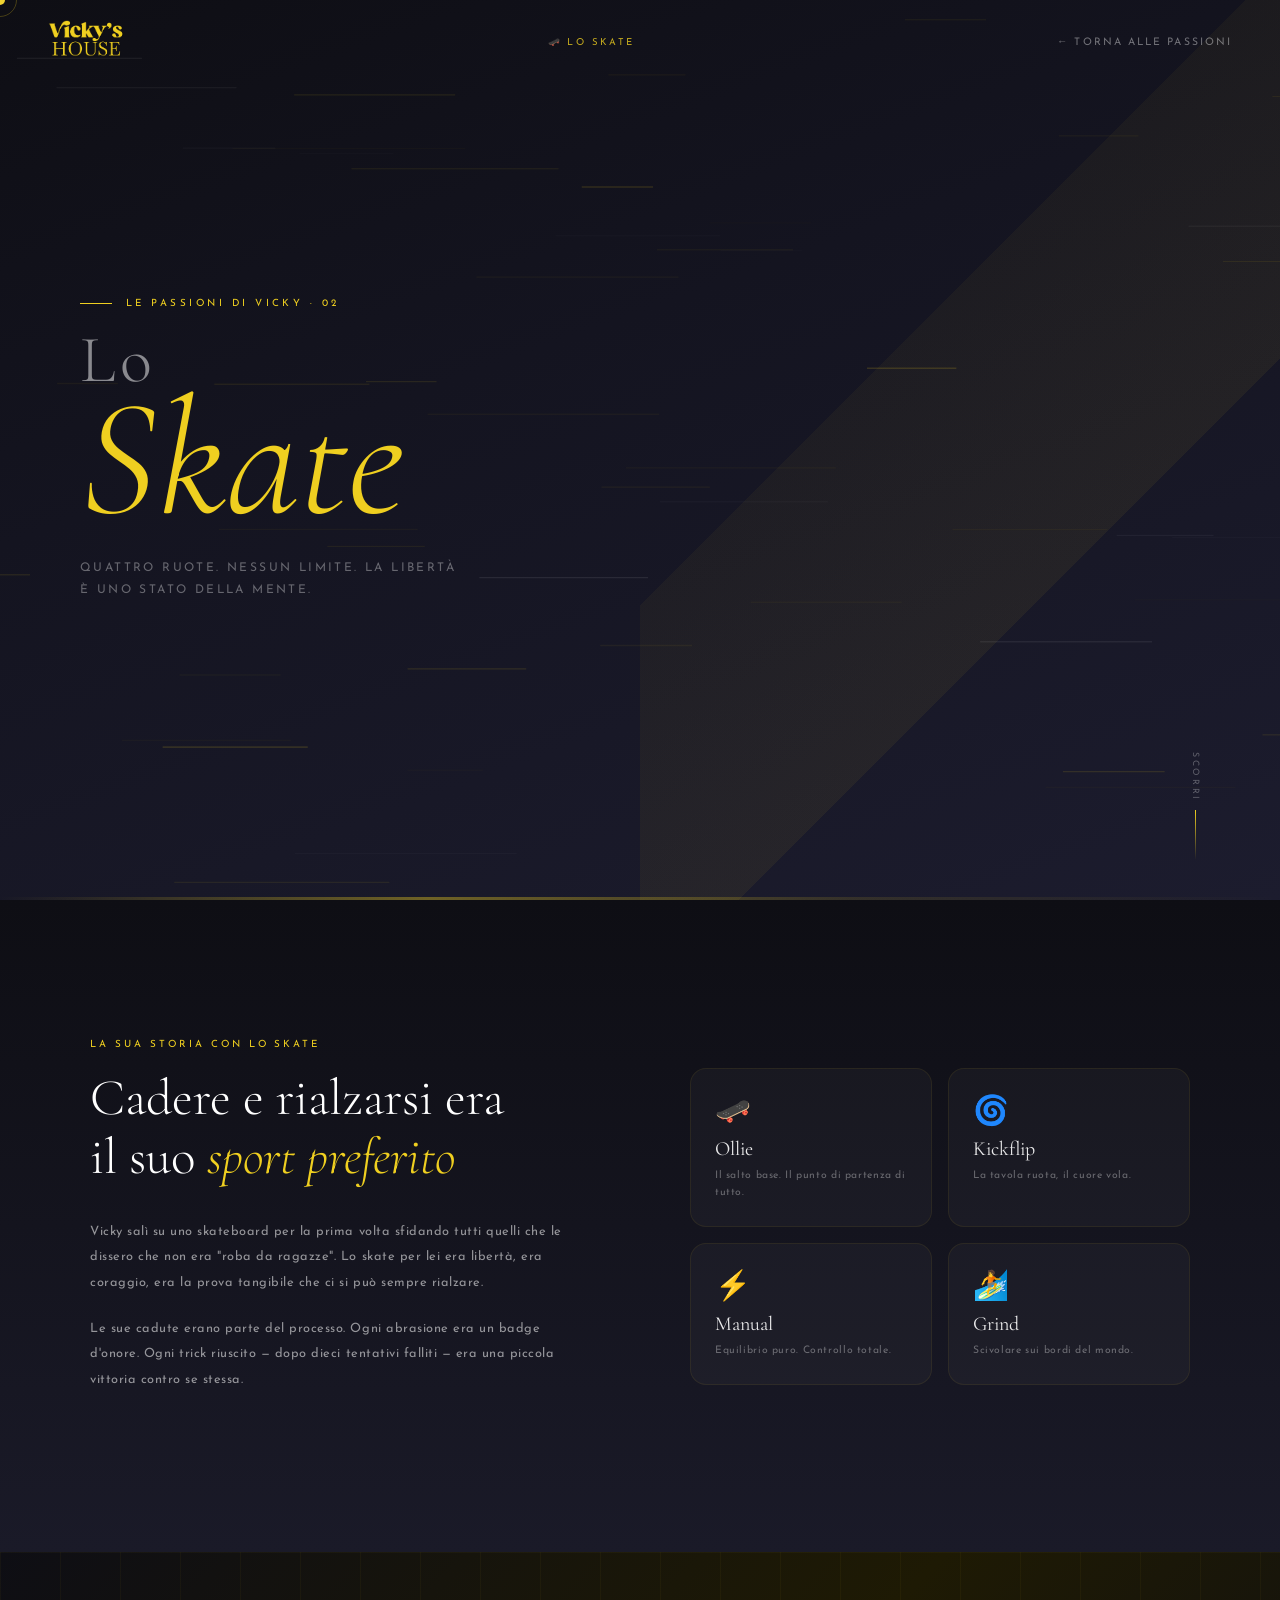
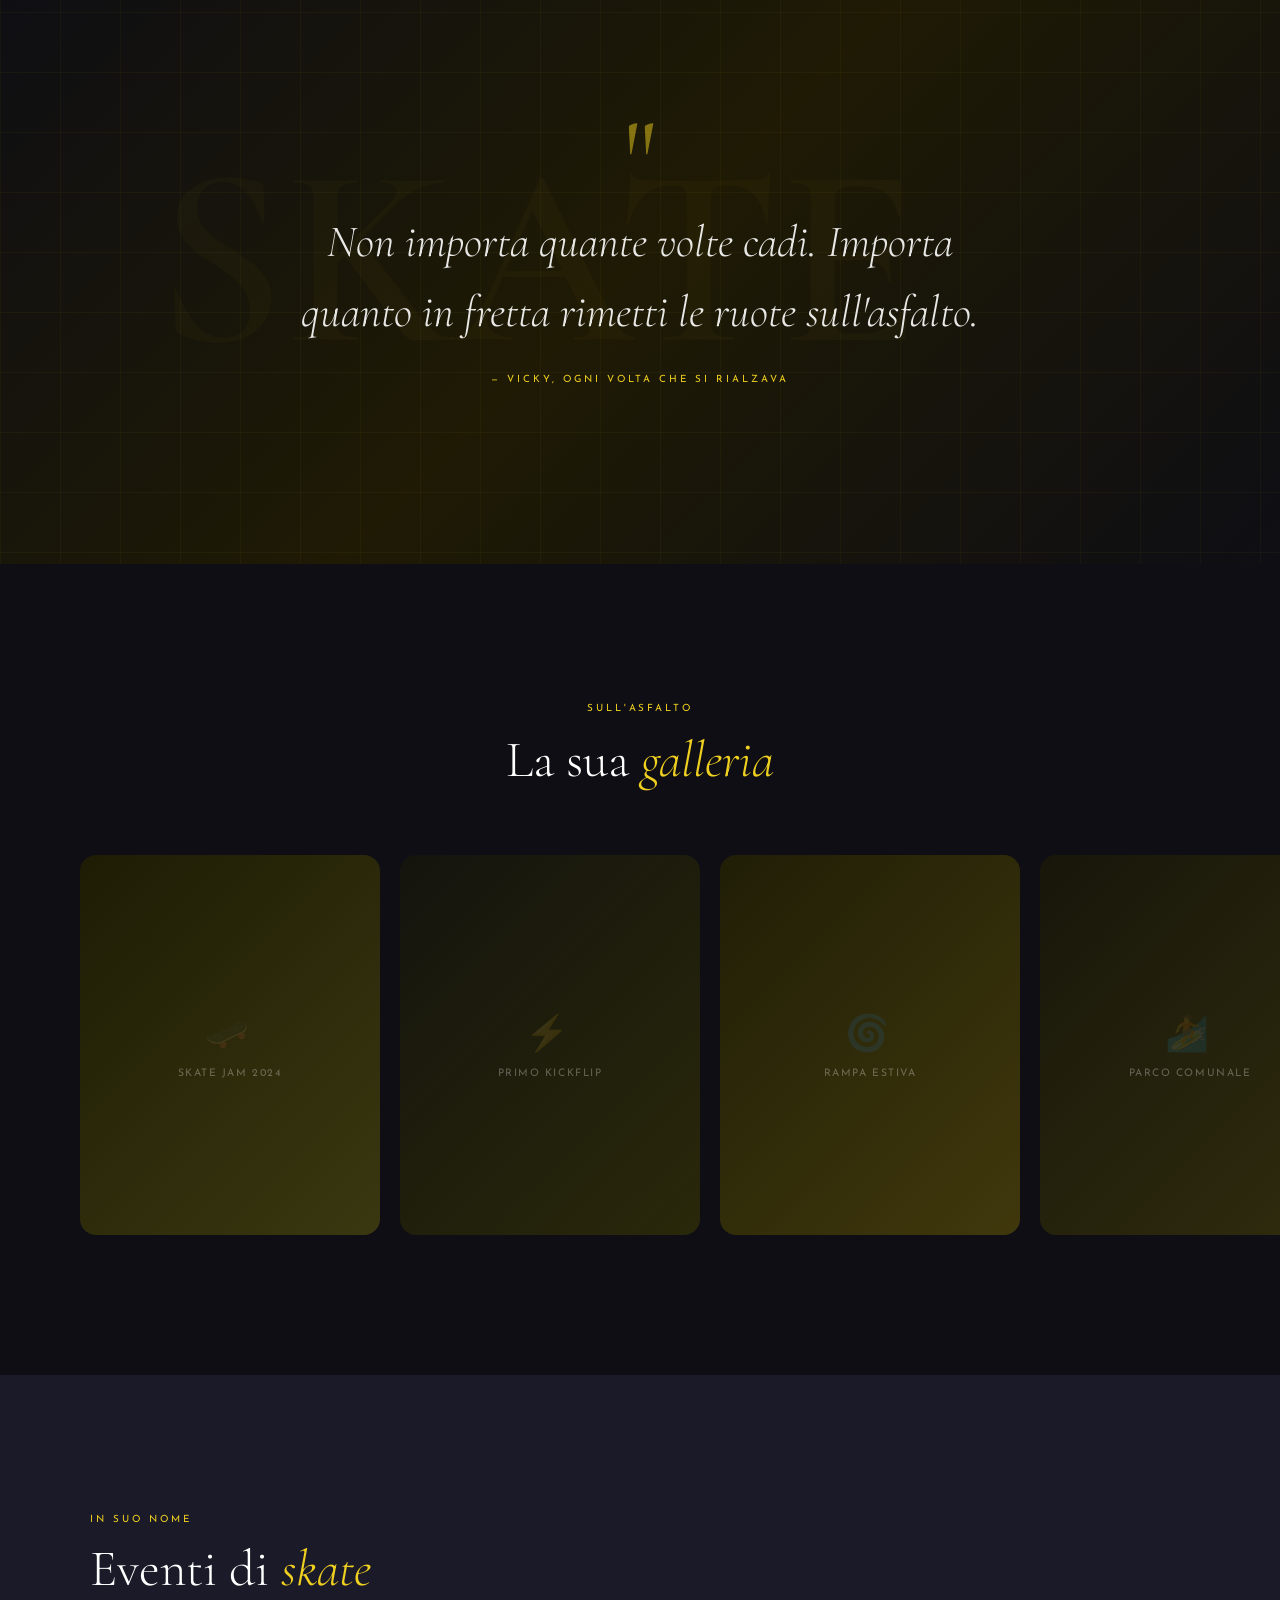
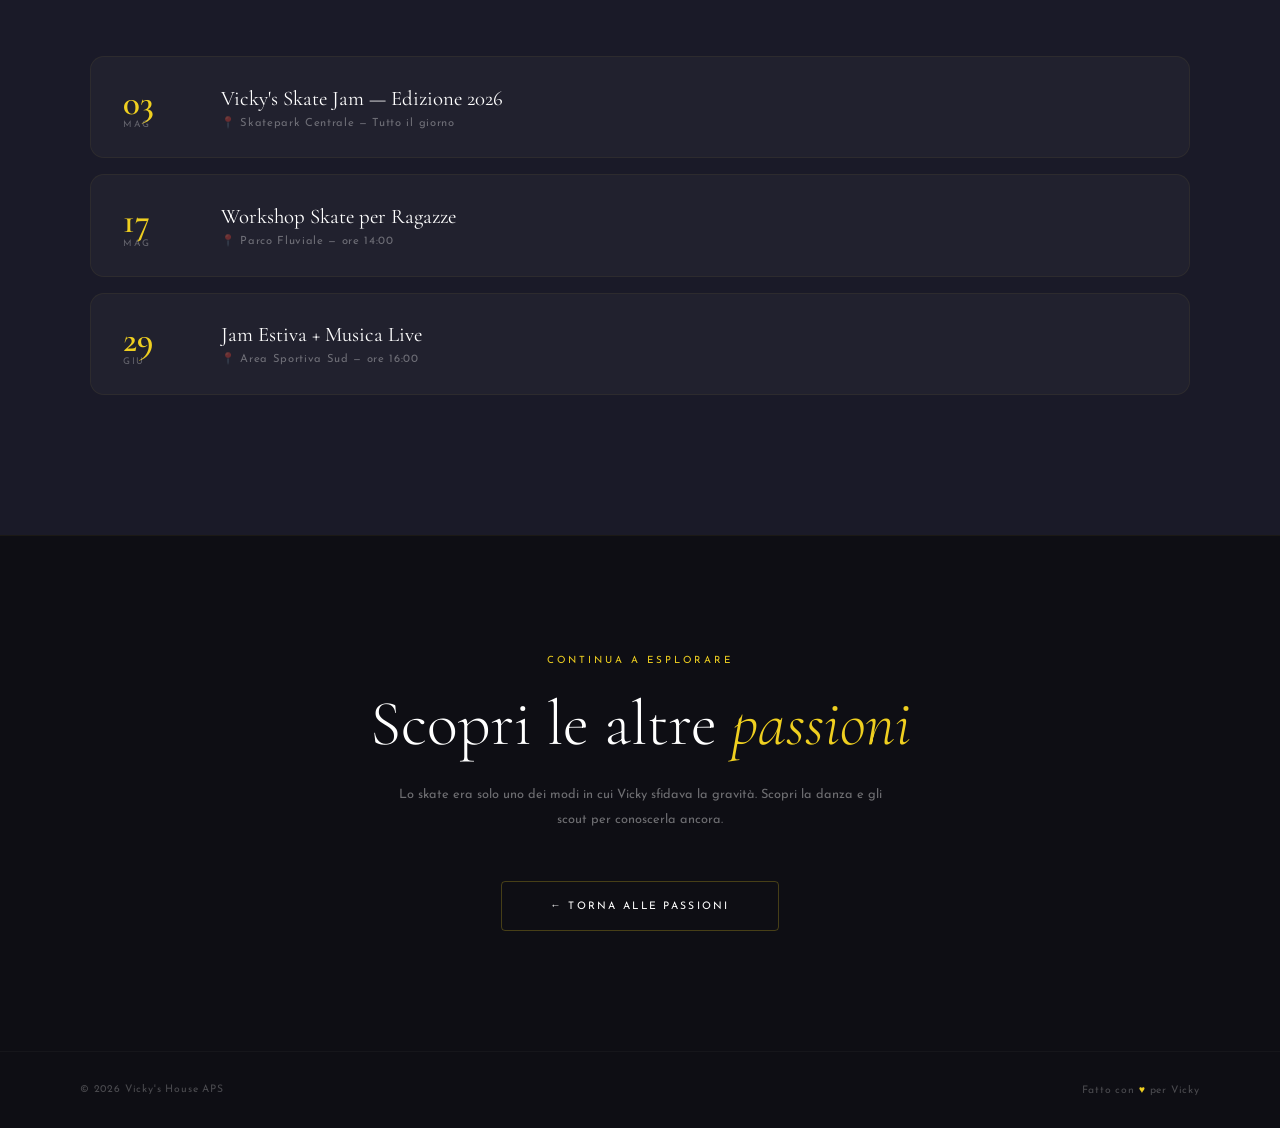
<file: skate.html>
<!DOCTYPE html>
<html lang="it">
<head>
<meta charset="UTF-8">
<meta name="viewport" content="width=device-width, initial-scale=1.0">
<title>Lo Skate — Vicky's House</title>
<link href="https://fonts.googleapis.com/css2?family=Cormorant+Garamond:ital,wght@0,300;0,400;0,600;1,300;1,400;1,600&family=Josefin+Sans:wght@100;200;300;400&display=swap" rel="stylesheet">
<style>
  :root {
    --lilla: #9470CE;
    --lilla-light: #b99de0;
    --yellow: #EFCF20;
    --yellow-dark: #c8ad10;
    --yellow-glow: rgba(239,207,32,.5);

    /* Skate palette — urban, bold, raw */
    --s-dark: #0e0e14;
    --s-mid:  #1a1a28;
    --s-concrete: #2a2a3a;
    --s-yellow: #EFCF20;
    --s-orange: #e08020;
    --s-accent: #c4a000;
  }

  *, *::before, *::after { margin: 0; padding: 0; box-sizing: border-box; }
  html { scroll-behavior: smooth; overflow-x: hidden; }
  body { font-family: 'Josefin Sans', sans-serif; background: var(--s-dark); color: white; overflow-x: hidden; cursor: none; }

  /* CURSOR */
  .cursor { position: fixed; width: 10px; height: 10px; background: var(--s-yellow); border-radius: 50%; pointer-events: none; z-index: 9999; transform: translate(-50%,-50%); mix-blend-mode: screen; transition: width .3s,height .3s; }
  .cursor-ring { position: fixed; width: 34px; height: 34px; border: 1px solid rgba(239,207,32,.5); border-radius: 50%; pointer-events: none; z-index: 9998; transform: translate(-50%,-50%); transition: width .3s,height .3s,opacity .3s; opacity: .5; }
  .cursor.hover { width: 18px; height: 18px; }
  .cursor-ring.hover { width: 50px; height: 50px; opacity: .25; }

  /* PROGRESS */
  .progress-bar { position: fixed; top: 0; left: 0; height: 3px; background: linear-gradient(90deg, var(--lilla), var(--s-yellow), var(--s-orange)); z-index: 2000; }

  /* NAV */
  nav { position: fixed; top: 0; left: 0; right: 0; z-index: 1000; padding: 20px 48px; display: flex; justify-content: space-between; align-items: center; transition: all .5s; }
  nav.scrolled { background: rgba(14,14,20,0.92); backdrop-filter: blur(20px); padding: 14px 48px; border-bottom: 1px solid rgba(239,207,32,.08); }
  .nav-logo { font-family: 'Cormorant Garamond', serif; font-size: 1.4rem; font-weight: 600; color: rgba(255,255,255,.8); text-decoration: none; letter-spacing: .04em; }
  .nav-logo span { color: var(--s-yellow); }
  .nav-passion-label { font-size: .6rem; letter-spacing: .25em; text-transform: uppercase; color: var(--s-yellow); opacity: .8; }
  .nav-back { display: flex; align-items: center; gap: 10px; font-size: .65rem; letter-spacing: .2em; text-transform: uppercase; color: rgba(255,255,255,.4); text-decoration: none; transition: color .3s,gap .3s; }
  .nav-back:hover { color: var(--s-yellow); gap: 16px; }

  @keyframes fadeUp { to { opacity: 1; transform: translateY(0) rotate(0deg); } }
  @keyframes pulse { 0%,100%{opacity:1}50%{opacity:.4} }

  /* HERO — raw, urban */
  .hero { height: 100vh; position: relative; overflow: hidden; display: flex; align-items: center; }
  .hero-bg { position: absolute; inset: 0; background: linear-gradient(160deg, var(--s-dark) 0%, #141420 40%, #1c1c2e 100%); }
  #heroCanvas { position: absolute; inset: 0; }

  /* DIAGONAL STRIPE */
  .hero-stripe { position: absolute; top: -20%; right: -5%; width: 55%; height: 140%; background: linear-gradient(135deg, transparent 40%, rgba(239,207,32,.04) 40%, rgba(239,207,32,.06) 60%, transparent 60%); pointer-events: none; }

  .hero-content { position: relative; z-index: 2; padding: 0 80px; max-width: 900px; }
  .hero-eyebrow { font-size: .62rem; letter-spacing: .35em; text-transform: uppercase; color: var(--s-yellow); margin-bottom: 24px; opacity: 0; transform: translateY(20px); animation: fadeUp .8s ease .3s forwards; display: flex; align-items: center; gap: 14px; }
  .hero-eyebrow::before { content: ''; width: 32px; height: 1px; background: var(--s-yellow); }
  .hero-title { font-family: 'Cormorant Garamond', serif; font-size: clamp(5.5rem,13vw,12rem); font-weight: 300; line-height: .85; margin-bottom: 28px; opacity: 0; transform: translateY(30px); animation: fadeUp 1s ease .5s forwards; }
  .hero-title .lo { display: block; font-size: .4em; letter-spacing: .08em; color: rgba(255,255,255,.5); font-style: normal; }
  .hero-title em { font-style: italic; color: var(--s-yellow); display: block; }
  .hero-sub { font-size: .75rem; letter-spacing: .2em; text-transform: uppercase; color: rgba(255,255,255,.35); max-width: 380px; line-height: 1.8; opacity: 0; transform: translateY(20px); animation: fadeUp .8s ease .9s forwards; }

  /* GROUND LINE */
  .hero-ground { position: absolute; bottom: 0; left: 0; right: 0; height: 3px; background: linear-gradient(90deg, transparent, var(--s-yellow), rgba(239,207,32,.3), transparent); opacity: .4; }
  .hero-scroll { position: absolute; bottom: 40px; right: 80px; display: flex; flex-direction: column; align-items: center; gap: 8px; opacity: 0; animation: fadeUp .8s ease 1.2s forwards; }
  .hero-scroll span { font-size: .55rem; letter-spacing: .3em; text-transform: uppercase; color: rgba(255,255,255,.3); writing-mode: vertical-lr; }
  .scroll-line { width: 1px; height: 50px; background: linear-gradient(to bottom, var(--s-yellow), transparent); animation: pulse 2s ease infinite; }

  /* REVEALS */
  .reveal { opacity: 0; transform: translateY(40px); transition: opacity .8s ease, transform .8s ease; }
  .reveal.visible { opacity: 1; transform: translateY(0); }
  .reveal-left { opacity: 0; transform: translateX(-40px); transition: opacity .8s ease, transform .8s ease; }
  .reveal-left.visible { opacity: 1; transform: translateX(0); }
  .reveal-right { opacity: 0; transform: translateX(40px); transition: opacity .8s ease, transform .8s ease; }
  .reveal-right.visible { opacity: 1; transform: translateX(0); }

  /* INTRO */
  .intro { padding: 140px 80px; background: linear-gradient(180deg, var(--s-dark) 0%, var(--s-mid) 100%); }
  .intro-inner { max-width: 1100px; margin: 0 auto; display: grid; grid-template-columns: 1fr 1fr; gap: 100px; align-items: center; }
  .intro-text .section-label { font-size: .62rem; letter-spacing: .3em; text-transform: uppercase; color: var(--s-yellow); display: block; margin-bottom: 20px; }
  .intro-text h2 { font-family: 'Cormorant Garamond', serif; font-size: clamp(2.4rem,4vw,3.8rem); font-weight: 300; line-height: 1.15; margin-bottom: 32px; }
  .intro-text h2 em { font-style: italic; color: var(--s-yellow); }
  .intro-text p { font-size: .8rem; line-height: 2; color: rgba(255,255,255,.55); letter-spacing: .04em; margin-bottom: 20px; }

  /* TRICK CARDS */
  .tricks-grid { display: grid; grid-template-columns: 1fr 1fr; gap: 16px; }
  .trick-card { padding: 24px; border-radius: 16px; background: rgba(255,255,255,.03); border: 1px solid rgba(239,207,32,.08); transition: all .4s; cursor: none; position: relative; overflow: hidden; }
  .trick-card::before { content: ''; position: absolute; top: 0; left: 0; width: 100%; height: 2px; background: linear-gradient(90deg, var(--s-yellow), transparent); transform: scaleX(0); transition: transform .4s; transform-origin: left; }
  .trick-card:hover { background: rgba(239,207,32,.06); border-color: rgba(239,207,32,.2); transform: translateY(-4px); }
  .trick-card:hover::before { transform: scaleX(1); }
  .trick-icon { font-size: 1.8rem; margin-bottom: 10px; }
  .trick-name { font-family: 'Cormorant Garamond', serif; font-size: 1.25rem; font-weight: 400; color: rgba(255,255,255,.9); margin-bottom: 6px; }
  .trick-desc { font-size: .65rem; color: rgba(255,255,255,.35); letter-spacing: .06em; line-height: 1.7; }

  /* QUOTE */
  .parallax-quote { padding: 180px 80px; position: relative; overflow: hidden; display: flex; align-items: center; justify-content: center; }
  .pq-bg-gradient { position: absolute; inset: 0; background: linear-gradient(135deg, #0e0e14 0%, #1e1a04 50%, #0e0e14 100%); }
  .pq-grid { position: absolute; inset: 0; background-image: linear-gradient(rgba(239,207,32,.04) 1px, transparent 1px), linear-gradient(90deg, rgba(239,207,32,.04) 1px, transparent 1px); background-size: 60px 60px; }
  .pq-bg-text { position: absolute; font-family: 'Cormorant Garamond', serif; font-size: 20vw; font-weight: 600; color: rgba(239,207,32,.03); white-space: nowrap; pointer-events: none; will-change: transform; }
  .pq-content { position: relative; z-index: 2; text-align: center; max-width: 720px; }
  .pq-mark { font-family: 'Cormorant Garamond', serif; font-size: 7rem; color: var(--s-yellow); line-height: .5; margin-bottom: 20px; display: block; opacity: .5; }
  .pq-text { font-family: 'Cormorant Garamond', serif; font-size: clamp(1.8rem,3.5vw,3rem); font-style: italic; font-weight: 300; color: rgba(255,255,255,.9); line-height: 1.55; margin-bottom: 28px; }
  .pq-author { font-size: .62rem; letter-spacing: .3em; text-transform: uppercase; color: var(--s-yellow); }

  /* SCROLLYTELLING */
  .scrolly { height: 280vh; position: relative; }
  .scrolly-sticky { position: sticky; top: 0; height: 100vh; overflow: hidden; }
  .s-bg { position: absolute; inset: 0; background: linear-gradient(160deg, var(--s-mid) 0%, #16160c 100%); }
  .scrolly-step { position: absolute; inset: 0; display: flex; align-items: center; justify-content: center; padding: 0 80px; opacity: 0; transform: translateY(24px); transition: opacity .6s ease, transform .6s ease; }
  .scrolly-step.active { opacity: 1; transform: translateY(0); }
  .scrolly-inner { text-align: center; max-width: 680px; }
  .step-num { font-family: 'Cormorant Garamond', serif; font-size: 7rem; font-weight: 600; color: rgba(239,207,32,.05); line-height: 1; margin-bottom: -36px; }
  .step-title { font-family: 'Cormorant Garamond', serif; font-size: clamp(2rem,4vw,3.2rem); font-weight: 300; line-height: 1.2; margin-bottom: 20px; }
  .step-title em { font-style: italic; color: var(--s-yellow); }
  .step-body { font-size: .8rem; line-height: 2; color: rgba(255,255,255,.5); letter-spacing: .04em; }
  .step-emoji { font-size: 3rem; margin-bottom: 16px; display: block; }
  .scrolly-dots { position: absolute; bottom: 48px; left: 50%; transform: translateX(-50%); display: flex; gap: 10px; }
  .sdot { width: 6px; height: 6px; border-radius: 50%; background: rgba(255,255,255,.15); transition: all .3s; }
  .sdot.active { width: 24px; border-radius: 4px; background: var(--s-yellow); }

  /* GALLERY */
  .gallery-sec { padding: 140px 0; background: var(--s-dark); overflow: hidden; }
  .gallery-head { text-align: center; margin-bottom: 64px; padding: 0 80px; }
  .gallery-head .section-label { font-size: .62rem; letter-spacing: .3em; text-transform: uppercase; color: var(--s-yellow); display: block; margin-bottom: 16px; }
  .gallery-head h2 { font-family: 'Cormorant Garamond', serif; font-size: clamp(2.4rem,4vw,3.8rem); font-weight: 300; }
  .gallery-head h2 em { font-style: italic; color: var(--s-yellow); }
  .gallery-track { display: flex; gap: 20px; padding: 0 80px; }
  .g-item { flex-shrink: 0; width: 300px; height: 380px; border-radius: 16px; overflow: hidden; position: relative; transition: transform .4s ease; }
  .g-item:hover { transform: scale(1.04) translateY(-6px); }
  .g-placeholder { width: 100%; height: 100%; display: flex; flex-direction: column; align-items: center; justify-content: center; gap: 14px; }
  .g-ph1 { background: linear-gradient(135deg, #1e1c04, #3a3810); }
  .g-ph2 { background: linear-gradient(135deg, #14140e, #2a280a); }
  .g-ph3 { background: linear-gradient(135deg, #201e06, #40380c); }
  .g-ph4 { background: linear-gradient(135deg, #18160a, #302c0e); }
  .g-ph5 { background: linear-gradient(135deg, #1c1a06, #38340e); }
  .g-placeholder .icon { font-size: 2.2rem; opacity: .4; }
  .g-placeholder span { font-size: .65rem; letter-spacing: .15em; text-transform: uppercase; color: rgba(255,255,255,.3); }
  .g-overlay { position: absolute; inset: 0; background: linear-gradient(to top, rgba(14,14,20,.85) 0%, transparent 55%); display: flex; align-items: flex-end; padding: 20px; opacity: 0; transition: opacity .4s; }
  .g-item:hover .g-overlay { opacity: 1; }
  .g-overlay span { font-size: .62rem; letter-spacing: .18em; text-transform: uppercase; color: rgba(255,255,255,.7); }

  /* EVENTS */
  .events-sec { padding: 140px 80px; background: var(--s-mid); }
  .events-inner { max-width: 1100px; margin: 0 auto; }
  .events-head { margin-bottom: 56px; }
  .events-head .section-label { font-size: .62rem; letter-spacing: .3em; text-transform: uppercase; color: var(--s-yellow); display: block; margin-bottom: 14px; }
  .events-head h2 { font-family: 'Cormorant Garamond', serif; font-size: clamp(2.4rem,4vw,3.5rem); font-weight: 300; }
  .events-head h2 em { font-style: italic; color: var(--s-yellow); }
  .events-list { display: flex; flex-direction: column; gap: 16px; }
  .ev-card { display: grid; grid-template-columns: 70px 1fr; gap: 28px; align-items: center; padding: 28px 32px; border-radius: 14px; background: rgba(255,255,255,.03); border: 1px solid rgba(239,207,32,.06); text-decoration: none; color: inherit; transition: all .4s; opacity: 0; transform: translateX(-24px); }
  .ev-card.visible { opacity: 1; transform: translateX(0); }
  .ev-card:hover { background: rgba(239,207,32,.06); border-color: rgba(239,207,32,.2); transform: translateX(8px); }
  .ev-date .day { font-family: 'Cormorant Garamond', serif; font-size: 2.2rem; font-weight: 600; color: var(--s-yellow); line-height: 1; }
  .ev-date .month { font-size: .58rem; letter-spacing: .18em; text-transform: uppercase; color: rgba(255,255,255,.3); }
  .ev-info h3 { font-family: 'Cormorant Garamond', serif; font-size: 1.3rem; font-weight: 400; margin-bottom: 5px; }
  .ev-info p { font-size: .7rem; color: rgba(255,255,255,.35); letter-spacing: .06em; }

  /* FOOTER CTA */
  .footer-cta { padding: 120px 80px; text-align: center; background: var(--s-dark); border-top: 1px solid rgba(239,207,32,.06); }
  .footer-cta .section-label { font-size: .62rem; letter-spacing: .3em; text-transform: uppercase; color: var(--s-yellow); display: block; margin-bottom: 20px; }
  .footer-cta h2 { font-family: 'Cormorant Garamond', serif; font-size: clamp(2.4rem,5vw,4rem); font-weight: 300; margin-bottom: 20px; }
  .footer-cta h2 em { font-style: italic; color: var(--s-yellow); }
  .footer-cta p { font-size: .8rem; line-height: 2; color: rgba(255,255,255,.4); max-width: 500px; margin: 0 auto 48px; }
  .back-btn { display: inline-flex; align-items: center; gap: 12px; padding: 18px 48px; border: 1px solid rgba(239,207,32,.25); border-radius: 4px; color: white; text-decoration: none; font-size: .65rem; letter-spacing: .22em; text-transform: uppercase; transition: all .4s; }
  .back-btn:hover { background: rgba(239,207,32,.08); border-color: var(--s-yellow); gap: 18px; }

  .mini-footer { padding: 32px 80px; background: var(--s-dark); display: flex; justify-content: space-between; align-items: center; border-top: 1px solid rgba(255,255,255,.03); }
  .mini-footer p { font-size: .65rem; letter-spacing: .08em; color: rgba(255,255,255,.25); }
  .mini-footer .heart { color: var(--s-yellow); }

  @media (max-width: 900px) {
    .intro-inner { grid-template-columns: 1fr; gap: 56px; }
    .tricks-grid { grid-template-columns: 1fr; }
    nav,nav.scrolled { padding: 16px 24px; }
    .hero-content { padding: 0 32px; }
    .intro,.footer-cta,.events-sec { padding-left: 32px; padding-right: 32px; }
  }
</style>
</head>
<body>

<div class="progress-bar" id="progressBar" style="width:0%"></div>
<div class="cursor" id="cursor"></div>
<div class="cursor-ring" id="cursorRing"></div>

<nav id="navbar">
  <a href="#" class="nav-logo"><img style="height: 37px;" src="logo.png" alt="Vicky's House"></a>
  <span class="nav-passion-label">🛹 Lo Skate</span>
  <a href="index.html#passioni" class="nav-back">← Torna alle passioni</a>
</nav>

<!-- HERO -->
<section class="hero">
  <div class="hero-bg"></div>
  <canvas id="heroCanvas"></canvas>
  <div class="hero-stripe"></div>
  <div class="hero-content">
    <p class="hero-eyebrow">Le passioni di Vicky · 02</p>
    <h1 class="hero-title">
      <span class="lo">Lo</span>
      <em>Skate</em>
    </h1>
    <p class="hero-sub">Quattro ruote. Nessun limite. La libertà è uno stato della mente.</p>
  </div>
  <div class="hero-ground"></div>
  <div class="hero-scroll">
    <span>Scorri</span>
    <div class="scroll-line"></div>
  </div>
</section>

<!-- INTRO -->
<section class="intro">
  <div class="intro-inner">
    <div class="intro-text reveal-left">
      <span class="section-label">La sua storia con lo skate</span>
      <h2>Cadere e rialzarsi era<br>il suo <em>sport preferito</em></h2>
      <p>Vicky salì su uno skateboard per la prima volta sfidando tutti quelli che le dissero che non era "roba da ragazze". Lo skate per lei era libertà, era coraggio, era la prova tangibile che ci si può sempre rialzare.</p>
      <p>Le sue cadute erano parte del processo. Ogni abrasione era un badge d'onore. Ogni trick riuscito — dopo dieci tentativi falliti — era una piccola vittoria contro se stessa.</p>
    </div>
    <div class="intro-visual reveal-right">
      <div class="tricks-grid">
        <div class="trick-card"><div class="trick-icon">🛹</div><div class="trick-name">Ollie</div><div class="trick-desc">Il salto base. Il punto di partenza di tutto.</div></div>
        <div class="trick-card"><div class="trick-icon">🌀</div><div class="trick-name">Kickflip</div><div class="trick-desc">La tavola ruota, il cuore vola.</div></div>
        <div class="trick-card"><div class="trick-icon">⚡</div><div class="trick-name">Manual</div><div class="trick-desc">Equilibrio puro. Controllo totale.</div></div>
        <div class="trick-card"><div class="trick-icon">🏄</div><div class="trick-name">Grind</div><div class="trick-desc">Scivolare sui bordi del mondo.</div></div>
      </div>
    </div>
  </div>
</section>

<!-- PARALLAX QUOTE -->
<div class="parallax-quote" id="pQuote">
  <div class="pq-bg-gradient"></div>
  <div class="pq-grid"></div>
  <div class="pq-bg-text" id="pqBg">SKATE</div>
  <div class="pq-content reveal">
    <span class="pq-mark">"</span>
    <p class="pq-text">Non importa quante volte cadi. Importa quanto in fretta rimetti le ruote sull'asfalto.</p>
    <p class="pq-author">— Vicky, ogni volta che si rialzava</p>
  </div>
</div>

<!-- SCROLLYTELLING 
<div class="scrolly" id="scrollyEl">
  <div class="scrolly-sticky">
    <div class="s-bg"></div>
    <div class="scrolly-step" id="ds0">
      <div class="scrolly-inner">
        <div class="step-num">01</div>
        <span class="step-emoji">🛹</span>
        <h2 class="step-title">L'<em>asfalto</em> come palcoscenico</h2>
        <p class="step-body">Il parco sotto casa, il bordo del marciapiede, la rampa dell'oratorio. Per Vicky ogni superficie liscia era un palcoscenico. La città era la sua sala prove.</p>
      </div>
    </div>
    <div class="scrolly-step" id="ds1">
      <div class="scrolly-inner">
        <div class="step-num">02</div>
        <span class="step-emoji">🤝</span>
        <h2 class="step-title">La <em>crew</em> come famiglia</h2>
        <p class="step-body">Nel mondo dello skate Vicky aveva trovato una tribù: ragazze e ragazzi che si aiutavano, si incoraggiavano, si filmavano i trick. Una comunità che non giudicava — accoglieva.</p>
      </div>
    </div>
    <div class="scrolly-step" id="ds2">
      <div class="scrolly-inner">
        <div class="step-num">03</div>
        <span class="step-emoji">🌟</span>
        <h2 class="step-title">L'<em>eredità</em> sui pattini</h2>
        <p class="step-body">Oggi organizziamo jam di skate in suo nome, con un'attenzione speciale all'inclusione. Vogliamo che ogni ragazza sappia che quella tavola sotto i piedi può portarla ovunque voglia andare.</p>
      </div>
    </div>
    <div class="scrolly-dots">
      <div class="sdot active" data-step="0"></div>
      <div class="sdot" data-step="1"></div>
      <div class="sdot" data-step="2"></div>
    </div>
  </div>
</div> -->

<!-- GALLERY -->
<section class="gallery-sec">
  <div class="gallery-head reveal">
    <span class="section-label">Sull'asfalto</span>
    <h2>La sua <em>galleria</em></h2>
  </div>
  <div class="gallery-track" id="galleryTrack">
    <div class="g-item"><div class="g-placeholder g-ph1"><span class="icon">🛹</span><span>Skate Jam 2024</span></div><div class="g-overlay"><span>Agosto 2024</span></div></div>
    <div class="g-item"><div class="g-placeholder g-ph2"><span class="icon">⚡</span><span>Primo Kickflip</span></div><div class="g-overlay"><span>Primavera 2023</span></div></div>
    <div class="g-item"><div class="g-placeholder g-ph3"><span class="icon">🌀</span><span>Rampa Estiva</span></div><div class="g-overlay"><span>Luglio 2023</span></div></div>
    <div class="g-item"><div class="g-placeholder g-ph4"><span class="icon">🏄</span><span>Parco Comunale</span></div><div class="g-overlay"><span>Settembre 2022</span></div></div>
    <div class="g-item"><div class="g-placeholder g-ph5"><span class="icon">✨</span><span>Freestyle</span></div><div class="g-overlay"><span>Giugno 2022</span></div></div>
  </div>
</section>

<!-- EVENTI -->
<section class="events-sec">
  <div class="events-inner">
    <div class="events-head reveal">
      <span class="section-label">In suo nome</span>
      <h2>Eventi di <em>skate</em></h2>
    </div>
    <div class="events-list">
      <a href="#" class="ev-card"><div class="ev-date"><div class="day">03</div><div class="month">Mag</div></div><div class="ev-info"><h3>Vicky's Skate Jam — Edizione 2026</h3><p>📍 Skatepark Centrale — Tutto il giorno</p></div></a>
      <a href="#" class="ev-card"><div class="ev-date"><div class="day">17</div><div class="month">Mag</div></div><div class="ev-info"><h3>Workshop Skate per Ragazze</h3><p>📍 Parco Fluviale — ore 14:00</p></div></a>
      <a href="#" class="ev-card"><div class="ev-date"><div class="day">29</div><div class="month">Giu</div></div><div class="ev-info"><h3>Jam Estiva + Musica Live</h3><p>📍 Area Sportiva Sud — ore 16:00</p></div></a>
    </div>
  </div>
</section>

<!-- FOOTER CTA -->
<div class="footer-cta reveal">
  <span class="section-label">Continua a esplorare</span>
  <h2>Scopri le altre <em>passioni</em></h2>
  <p>Lo skate era solo uno dei modi in cui Vicky sfidava la gravità. Scopri la danza e gli scout per conoscerla ancora.</p>
  <a href="index.html#passioni" class="back-btn">← Torna alle passioni</a>
</div>

<footer class="mini-footer">
  <p>© 2026 Vicky's House APS</p>
  <p>Fatto con <span class="heart">♥</span> per Vicky</p>
</footer>

<script>
const cursor=document.getElementById('cursor'),ring=document.getElementById('cursorRing');
let mx=0,my=0,rx=0,ry=0;
document.addEventListener('mousemove',e=>{mx=e.clientX;my=e.clientY;cursor.style.left=mx+'px';cursor.style.top=my+'px';});
(function animRing(){rx+=(mx-rx)*.12;ry+=(my-ry)*.12;ring.style.left=rx+'px';ring.style.top=ry+'px';requestAnimationFrame(animRing);})();
document.querySelectorAll('a,button,.trick-card').forEach(el=>{
  el.addEventListener('mouseenter',()=>{cursor.classList.add('hover');ring.classList.add('hover');});
  el.addEventListener('mouseleave',()=>{cursor.classList.remove('hover');ring.classList.remove('hover');});
});
window.addEventListener('scroll',()=>{
  const h=document.documentElement;
  document.getElementById('progressBar').style.width=(h.scrollTop/(h.scrollHeight-h.clientHeight)*100)+'%';
  document.getElementById('navbar').classList.toggle('scrolled',window.scrollY>60);
});

// HERO CANVAS — speeding lines (speed blur effect)
const hc=document.getElementById('heroCanvas'),hx=hc.getContext('2d');
let hw,hh;
function resH(){hw=hc.width=window.innerWidth;hh=hc.height=window.innerHeight;}
resH();window.addEventListener('resize',resH);

class SpeedLine {
  constructor(){this.reset();}
  reset(){this.y=Math.random()*hh;this.x=hw+Math.random()*200;this.l=Math.random()*180+60;this.speed=Math.random()*8+4;this.o=Math.random()*0.15+0.02;this.w=Math.random()*1.5+0.3;this.col=Math.random()<.6?`rgba(239,207,32,${this.o})`:`rgba(255,255,255,${this.o*.5})`;}
  update(){this.x-=this.speed;if(this.x+this.l<0)this.reset();}
  draw(){hx.beginPath();hx.moveTo(this.x,this.y);hx.lineTo(this.x+this.l,this.y);hx.strokeStyle=this.col;hx.lineWidth=this.w;hx.stroke();}
}
const lines=Array.from({length:55},()=>new SpeedLine());
lines.forEach(l=>l.x=Math.random()*hw);
(function animH(){hx.clearRect(0,0,hw,hh);lines.forEach(l=>{l.update();l.draw();});requestAnimationFrame(animH);})();

// PARALLAX
const pqBg=document.getElementById('pqBg'),pq=document.getElementById('pQuote');
window.addEventListener('scroll',()=>{const r=pq.getBoundingClientRect(),p=-r.top/(r.height+hh);pqBg.style.transform=`translateX(${p*100}px)`;});

// REVEALS
const obs=new IntersectionObserver(es=>es.forEach(e=>{if(e.isIntersecting)e.target.classList.add('visible');}),{threshold:.15});
document.querySelectorAll('.reveal,.reveal-left,.reveal-right,.ev-card').forEach(el=>obs.observe(el));

// SCROLLYTELLING
const se=document.getElementById('scrollyEl');
const steps=document.querySelectorAll('.scrolly-step');
const dots=document.querySelectorAll('.sdot');
function updScrolly(){
  const r=se.getBoundingClientRect();
  const travel=se.offsetHeight-hh;
  if(travel<=0)return;
  const scrolled=-r.top;
  const p=Math.max(0,Math.min(0.999,scrolled/travel));
  const i=Math.floor(p*steps.length);
  steps.forEach((s,j)=>s.classList.toggle('active',j===i));
  dots.forEach((d,j)=>d.classList.toggle('active',j===i));
}
window.addEventListener('scroll',updScrolly,{passive:true});
updScrolly();

// GALLERY
const track=document.getElementById('galleryTrack');
let gx=0,tgx=0;
window.addEventListener('scroll',()=>{const sec=document.querySelector('.gallery-sec');const r=sec.getBoundingClientRect();const p=Math.max(0,Math.min(1,-r.top/(sec.offsetHeight-hh*.5)));tgx=-p*(track.scrollWidth-track.parentElement.offsetWidth)*.6;});
(function animG(){gx+=(tgx-gx)*.08;track.style.transform=`translateX(${gx}px)`;requestAnimationFrame(animG);})();
</script>
</body>
</html>
</file>
<file: stylesFINALE.css>
*,
*::before,
*::after {
  box-sizing: border-box;
}

:root {
  --lilac: #9470ce;
  --sun: #efcf20;
  --bg: #f7f3ff;
  --bg-alt: #efe7ff;
  --text: #271a3c;
  --muted: #5e4a78;
  --glass: rgba(255, 255, 255, 0.68);
  --glass-strong: rgba(255, 255, 255, 0.82);
  --border: rgba(39, 26, 60, 0.12);
  --shadow: 0 30px 70px rgba(39, 26, 60, 0.18);
  --radius: 28px;
}

html {
  scroll-behavior: smooth;
}

body {
  margin: 0;
  font-family: "Manrope", "Segoe UI", sans-serif;
  color: var(--text);
  background:
    radial-gradient(circle at top right, rgba(239, 207, 32, 0.26), transparent 50%),
    radial-gradient(circle at 20% 20%, rgba(148, 112, 206, 0.25), transparent 48%),
    linear-gradient(180deg, #f9f5ff 0%, #fbfafc 40%, #f7f2ff 100%);
  line-height: 1.6;
}

a {
  color: inherit;
  text-decoration: none;
}

.site-header {
  position: sticky;
  top: 0;
  z-index: 10;
  backdrop-filter: blur(18px);
  background: rgba(247, 243, 255, 0.75);
  border-bottom: 1px solid rgba(39, 26, 60, 0.08);
}

.nav {
  max-width: 1200px;
  margin: 0 auto;
  padding: 18px 28px;
  display: flex;
  align-items: center;
  justify-content: space-between;
  gap: 18px;
}

.logo {
  display: flex;
  align-items: center;
  gap: 12px;
  font-weight: 600;
}

.logo-image {
  height: 42px;
  object-fit: cover;
}

.nav-links {
  display: flex;
  gap: 22px;
  font-size: 0.95rem;
  color: var(--muted);
}

.nav-links a {
  position: relative;
}

.nav-links a::after {
  content: "";
  position: absolute;
  left: 0;
  bottom: -6px;
  width: 100%;
  height: 2px;
  background: var(--lilac);
  transform: scaleX(0);
  transform-origin: left;
  transition: transform 0.35s ease;
}

.nav-links a:hover::after,
.nav-links a:focus-visible::after {
  transform: scaleX(1);
}

.nav-actions {
  display: flex;
  align-items: center;
  gap: 12px;
}

.button {
  display: inline-flex;
  align-items: center;
  justify-content: center;
  padding: 12px 26px;
  border-radius: 999px;
  font-weight: 600;
  border: 1px solid transparent;
  cursor: pointer;
  transition: transform 0.35s ease, box-shadow 0.35s ease, filter 0.35s ease;
}

.button-primary {
  background: linear-gradient(120deg, var(--lilac), #a985de);
  color: #fff8ff;
  box-shadow: 0 18px 30px rgba(148, 112, 206, 0.35);
}

.button-primary:hover,
.button-primary:focus-visible {
  transform: translateY(-2px) scale(1.02);
  box-shadow: 0 26px 44px rgba(148, 112, 206, 0.4);
}

.button-ghost {
  border-color: rgba(148, 112, 206, 0.5);
  color: var(--lilac);
  background: transparent;
}

.button-ghost:hover,
.button-ghost:focus-visible {
  transform: translateY(-2px) scale(1.02);
  box-shadow: 0 16px 28px rgba(148, 112, 206, 0.2);
}

.chip {
  padding: 8px 14px;
  border-radius: 999px;
  font-size: 0.82rem;
  font-weight: 600;
  color: var(--lilac);
}

.neumo {
  background: #f4efff;
  box-shadow: 10px 10px 20px rgba(39, 26, 60, 0.12),
    -10px -10px 20px rgba(255, 255, 255, 0.9);
  border: 1px solid rgba(255, 255, 255, 0.6);
  transition: transform 0.3s ease, box-shadow 0.3s ease;
}

.neumo:hover {
  transform: translateY(-2px);
  box-shadow: inset 6px 6px 16px rgba(39, 26, 60, 0.12),
    inset -6px -6px 16px rgba(255, 255, 255, 0.9);
}

.hero {
  position: relative;
  overflow: hidden;
  padding: 110px 28px 90px;
}

.hero-inner {
  max-width: 1200px;
  margin: 0 auto;
  display: grid;
  grid-template-columns: repeat(auto-fit, minmax(300px, 1fr));
  gap: 40px;
  align-items: center;
  position: relative;
  z-index: 1;
}

.hero-bg {
  position: absolute;
  inset: 0;
  pointer-events: none;
  z-index: 0;
}

.glow {
  position: absolute;
  border-radius: 42% 58% 55% 45% / 43% 45% 55% 57%;
  filter: blur(0.5px);
  opacity: 0.9;
}

.glow-lilac {
  width: 520px;
  height: 520px;
  background: radial-gradient(circle, rgba(148, 112, 206, 0.5), rgba(148, 112, 206, 0));
  top: -180px;
  right: -120px;
}

.glow-sun {
  width: 420px;
  height: 420px;
  background: radial-gradient(circle, rgba(239, 207, 32, 0.55), rgba(239, 207, 32, 0));
  bottom: -160px;
  left: -120px;
}

.glow-glass {
  width: 280px;
  height: 280px;
  background: radial-gradient(circle, rgba(255, 255, 255, 0.6), rgba(255, 255, 255, 0));
  bottom: 10%;
  right: 12%;
}

.parallax {
  position: fixed;
  inset: 0;
  z-index: 0;
  overflow: hidden;
  pointer-events: none;
}

.parallax-layer {
  position: absolute;
  will-change: transform;
}

.orb {
  border-radius: 50%;
  filter: blur(0.2px);
  opacity: 0.6;
}

.orb--one {
  width: 420px;
  height: 420px;
  background: radial-gradient(circle, rgba(148, 112, 206, 0.5), transparent 70%);
  top: -120px;
  left: -120px;
}

.orb--two {
  width: 380px;
  height: 380px;
  background: radial-gradient(circle, rgba(239, 207, 32, 0.5), transparent 70%);
  bottom: -160px;
  right: -100px;
}

.orb--three {
  width: 260px;
  height: 260px;
  background: radial-gradient(circle, rgba(148, 112, 206, 0.35), transparent 70%);
  top: 35%;
  right: 10%;
}

.ring {
  width: 280px;
  height: 280px;
  border-radius: 50%;
  border: 2px dashed rgba(148, 112, 206, 0.2);
  top: 55%;
  left: 8%;
}

.grid {
  width: 100%;
  height: 100%;
  background-image: linear-gradient(
      rgba(148, 112, 206, 0.08) 1px,
      transparent 1px
    ),
    linear-gradient(90deg, rgba(148, 112, 206, 0.08) 1px, transparent 1px);
  background-size: 80px 80px;
  opacity: 0.2;
}

.reveal {
  opacity: 0;
  --reveal-y: 24px;
  --reveal-scale: 0.98;
  --tilt-x: 0deg;
  --tilt-y: 0deg;
  --hover-shift: 0px;
  transform: perspective(900px) translateY(calc(var(--reveal-y) + var(--hover-shift)))
    scale(var(--reveal-scale)) rotateX(var(--tilt-x)) rotateY(var(--tilt-y));
  transition: opacity 0.6s ease, transform 0.6s ease;
}

.reveal.in-view {
  opacity: 1;
  --reveal-y: 0px;
  --reveal-scale: 1;
}

.tilt {
  transform-style: preserve-3d;
}

@media (hover: hover) {
  .tilt:hover {
    --hover-shift: -6px;
  }
}

.hero-content h1 {
  font-size: clamp(2.6rem, 4vw, 4rem);
  line-height: 1.05;
  margin: 12px 0 18px;
}

.eyebrow {
  text-transform: uppercase;
  letter-spacing: 0.22em;
  font-size: 0.75rem;
  font-weight: 600;
  color: var(--lilac);
}

.lead {
  font-size: 1.12rem;
  color: var(--muted);
  margin-bottom: 24px;
}

.hero-actions {
  display: flex;
  flex-wrap: wrap;
  gap: 14px;
  margin-bottom: 26px;
}

.hero-chips {
  display: flex;
  flex-wrap: wrap;
  gap: 10px;
}

.glass {
  background: var(--glass);
  border: 1px solid var(--border);
  border-radius: var(--radius);
  backdrop-filter: blur(18px);
  box-shadow: 0 20px 40px rgba(39, 26, 60, 0.14);
}

.glass.strong {
  background: var(--glass-strong);
}

.tilt-scene {
  perspective: 900px;
  display: flex;
  justify-content: center;
}

.tilt-card {
  position: relative;
  padding: 32px;
  max-width: 380px;
  transform-style: preserve-3d;
  transition: transform 0.4s ease;
  border-radius: 32px;
}

.tilt-layer {
  transform: translateZ(30px);
}

.tilt-card h3 {
  margin-top: 6px;
}

.card-kicker {
  text-transform: uppercase;
  font-size: 0.7rem;
  letter-spacing: 0.2em;
  color: var(--lilac);
  font-weight: 600;
}

.card-metrics {
  margin-top: 20px;
  display: grid;
  gap: 12px;
}

.card-metrics div {
  display: flex;
  justify-content: space-between;
  font-size: 0.9rem;
  color: var(--muted);
}

.metric {
  font-size: 1.3rem;
  font-weight: 600;
  color: var(--text);
}

.card-orbit {
  position: absolute;
  width: 160px;
  height: 160px;
  border-radius: 50%;
  border: 1px dashed rgba(148, 112, 206, 0.5);
  top: -40px;
  right: -40px;
  transform: translate3d(0, var(--parallax-offset), 0) translateZ(60px);
}

.section {
  max-width: 1200px;
  margin: 0 auto;
  padding: 70px 28px;
}

.section-heading {
  margin-bottom: 32px;
}

.section-heading h2 {
  font-size: clamp(2rem, 3vw, 2.8rem);
  margin: 10px 0 0;
}

.scrolly {
  max-width: 1200px;
  margin: 0 auto;
  padding: 70px 28px;
}

.scrolly-wrapper {
  display: grid;
  grid-template-columns: minmax(260px, 1fr) minmax(280px, 1.2fr);
  gap: 32px;
}

.scrolly-visual {
  position: sticky;
  top: 110px;
  align-self: start;
  padding: 28px;
}

.story-kicker {
  text-transform: uppercase;
  font-size: 0.75rem;
  letter-spacing: 0.2em;
  color: var(--lilac);
}

.story-title {
  margin: 10px 0 12px;
  font-size: 1.5rem;
}

.story-text {
  color: var(--muted);
}

.story-progress {
  display: flex;
  gap: 8px;
  margin-top: 20px;
}

.progress-dot {
  width: 10px;
  height: 10px;
  border-radius: 50%;
  background: rgba(148, 112, 206, 0.3);
  transition: transform 0.3s ease, background 0.3s ease;
}

.progress-dot.is-active {
  background: var(--lilac);
  transform: scale(1.3);
}

.scrolly-steps {
  display: grid;
  gap: 20px;
}

.step {
  padding: 20px;
  border-radius: 20px;
  background: rgba(255, 255, 255, 0.6);
  border: 1px solid var(--border);
  transition: transform 0.35s ease, background 0.35s ease;
}

.step.active {
  background: rgba(148, 112, 206, 0.12);
  transform: translateY(-2px);
}

.bento-grid {
  display: grid;
  gap: 18px;
  grid-template-columns: repeat(12, 1fr);
  grid-auto-rows: 170px;
}

.bento-card {
  padding: 26px;
  border-radius: 26px;
  background: var(--glass);
  border: 1px solid var(--border);
  backdrop-filter: blur(18px);
  box-shadow: 0 24px 50px rgba(39, 26, 60, 0.14);
  transition: transform 0.35s ease, box-shadow 0.35s ease;
  position: relative;
  overflow: hidden;
}

.bento-card::before {
  content: "";
  position: absolute;
  inset: 0;
  background: linear-gradient(135deg, rgba(239, 207, 32, 0.18), rgba(148, 112, 206, 0.2));
  opacity: 0;
  transition: opacity 0.35s ease;
}

.bento-card > * {
  position: relative;
  z-index: 1;
}

.bento-card:hover {
  transform: translateY(-6px) scale(1.02);
  box-shadow: 0 30px 60px rgba(39, 26, 60, 0.2);
}

.bento-card:hover::before {
  opacity: 1;
}

.span-4 {
  grid-column: span 4;
}

.span-5 {
  grid-column: span 5;
}

.span-7 {
  grid-column: span 7;
}

.span-8 {
  grid-column: span 8;
}

.row-2 {
  grid-row: span 2;
}

.tag {
  display: inline-block;
  margin-top: 12px;
  padding: 6px 12px;
  border-radius: 999px;
  background: rgba(239, 207, 32, 0.25);
  color: #6a5321;
  font-size: 0.85rem;
}

.timeline {
  display: grid;
  gap: 20px;
}

.timeline-item {
  display: grid;
  grid-template-columns: 120px 1fr;
  gap: 20px;
  padding: 22px;
  border-radius: 24px;
  background: var(--glass);
  border: 1px solid var(--border);
  backdrop-filter: blur(18px);
  box-shadow: 0 22px 46px rgba(39, 26, 60, 0.12);
}

.timeline-date {
  font-size: 1.2rem;
  color: var(--lilac);
  font-weight: 600;
}

.join-content {
  display: grid;
  grid-template-columns: repeat(auto-fit, minmax(280px, 1fr));
  gap: 28px;
  align-items: start;
}

.join-list {
  list-style: none;
  padding: 0;
  margin: 20px 0 0;
  display: grid;
  gap: 12px;
  color: var(--muted);
}

.join-list li {
  padding-left: 28px;
  position: relative;
}

.join-list li::before {
  content: "?";
  position: absolute;
  left: 0;
  color: var(--lilac);
}

.join-form {
  display: grid;
  gap: 16px;
  padding: 28px;
  border-radius: 28px;
}

.join-form label {
  display: grid;
  gap: 8px;
  font-size: 0.9rem;
  color: var(--muted);
}

.join-form input,
.join-form select,
.join-form textarea {
  width: 100%;
  padding: 12px 14px;
  border-radius: 14px;
  border: 1px solid rgba(39, 26, 60, 0.15);
  font-family: inherit;
  font-size: 0.95rem;
}

.form-note {
  font-size: 0.85rem;
  color: var(--muted);
  margin: 0;
}

.site-footer {
  padding: 40px 28px 60px;
  background: #1a1228;
  color: #f8f4ff;
  display: grid;
  gap: 20px;
  grid-template-columns: repeat(auto-fit, minmax(220px, 1fr));
}

.footer-links,
.footer-contact {
  display: grid;
  gap: 10px;
  color: rgba(248, 244, 255, 0.8);
}

.footer-links a:hover {
  color: #ffffff;
}

.reveal {
  opacity: 0;
  transform: translateY(28px);
  transition: opacity 0.8s ease, transform 0.8s ease;
}

.reveal.is-visible {
  opacity: 1;
  transform: translateY(0);
}

@media (max-width: 1024px) {
  .nav {
    flex-wrap: wrap;
    justify-content: center;
  }

  .nav-links {
    flex-wrap: wrap;
    justify-content: center;
  }

  .scrolly-wrapper {
    grid-template-columns: 1fr;
  }

  .scrolly-visual {
    position: static;
  }

  .bento-grid {
    grid-template-columns: repeat(6, 1fr);
  }

  .span-7,
  .span-8 {
    grid-column: span 6;
  }
}

@media (max-width: 640px) {
  .hero {
    padding-top: 80px;
  }

  .button {
    width: 100%;
  }

  .timeline-item {
    grid-template-columns: 1fr;
  }

  .bento-grid {
    grid-template-columns: repeat(2, 1fr);
  }

  .span-4,
  .span-5,
  .span-7,
  .span-8 {
    grid-column: span 2;
  }
}

@media (prefers-reduced-motion: reduce) {
  html {
    scroll-behavior: auto;
  }

  *,
  *::before,
  *::after {
    animation: none !important;
    transition: none !important;
  }
}
</file>
